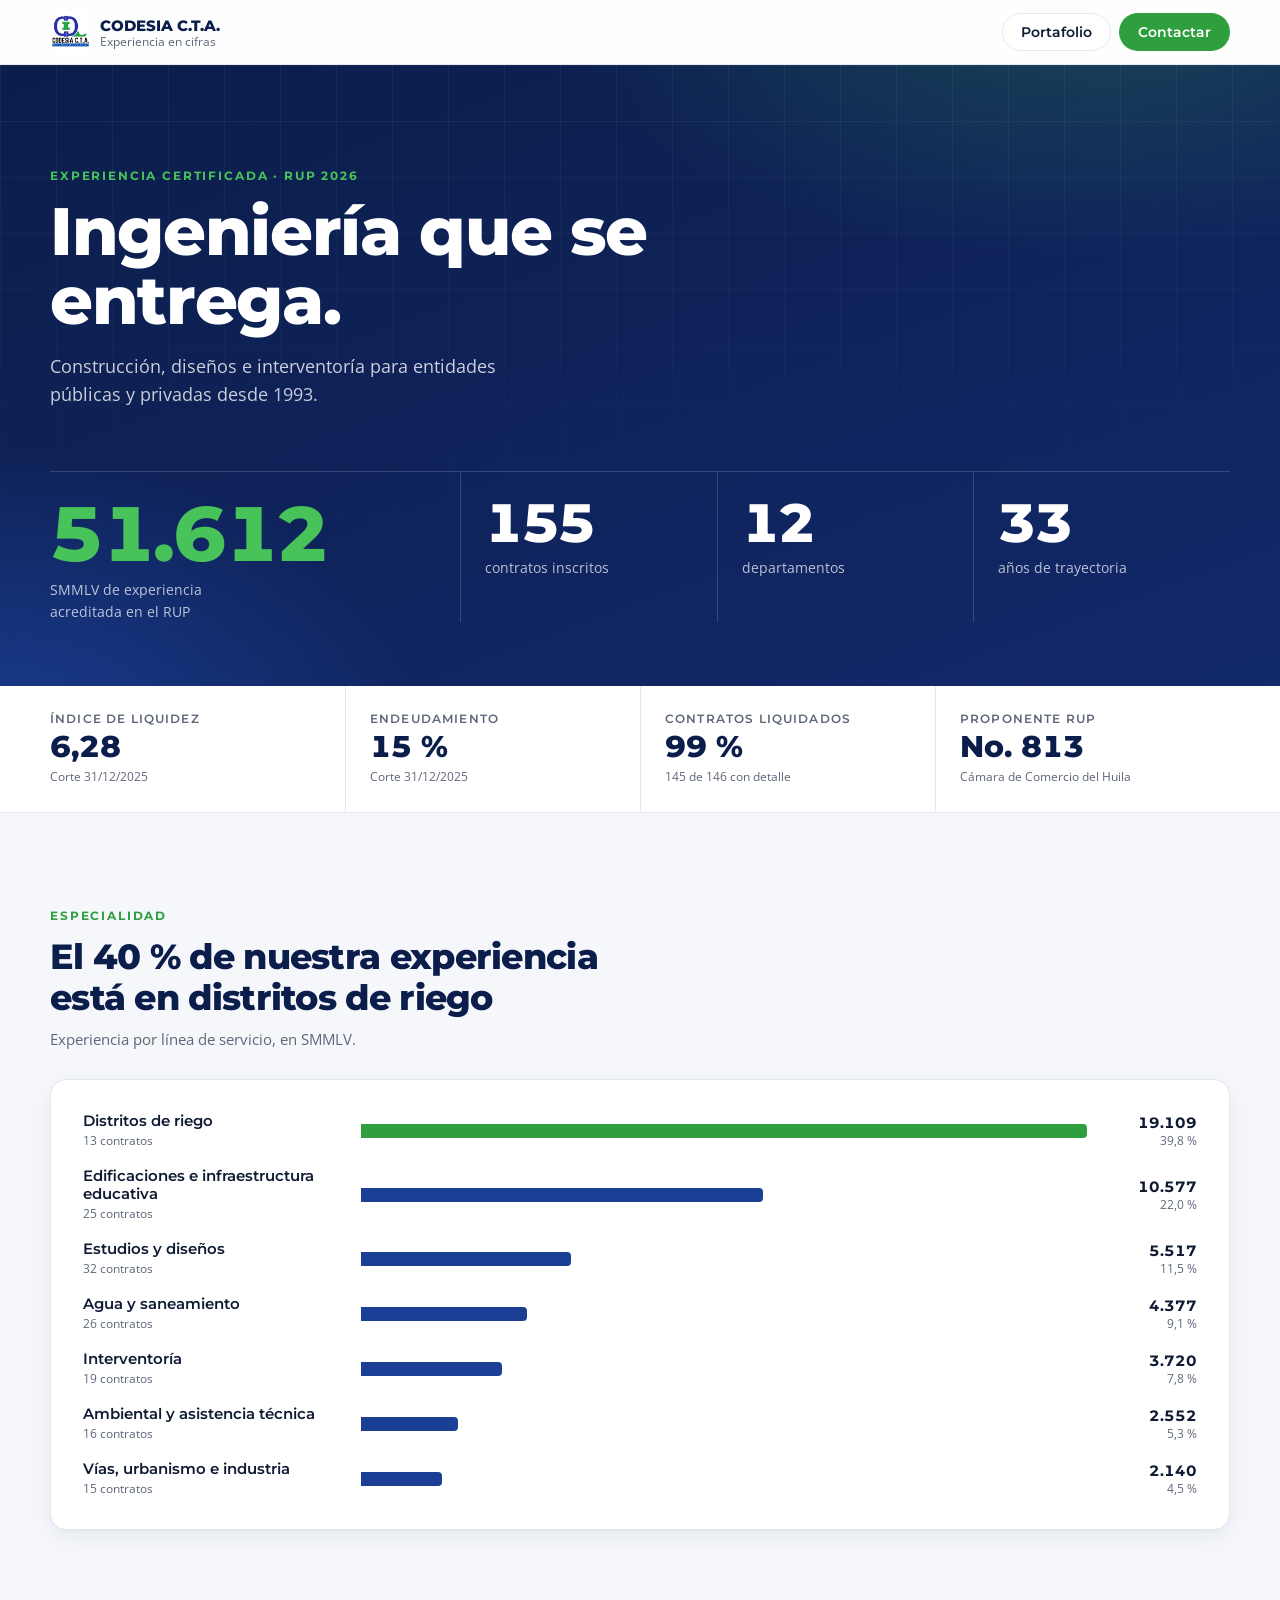
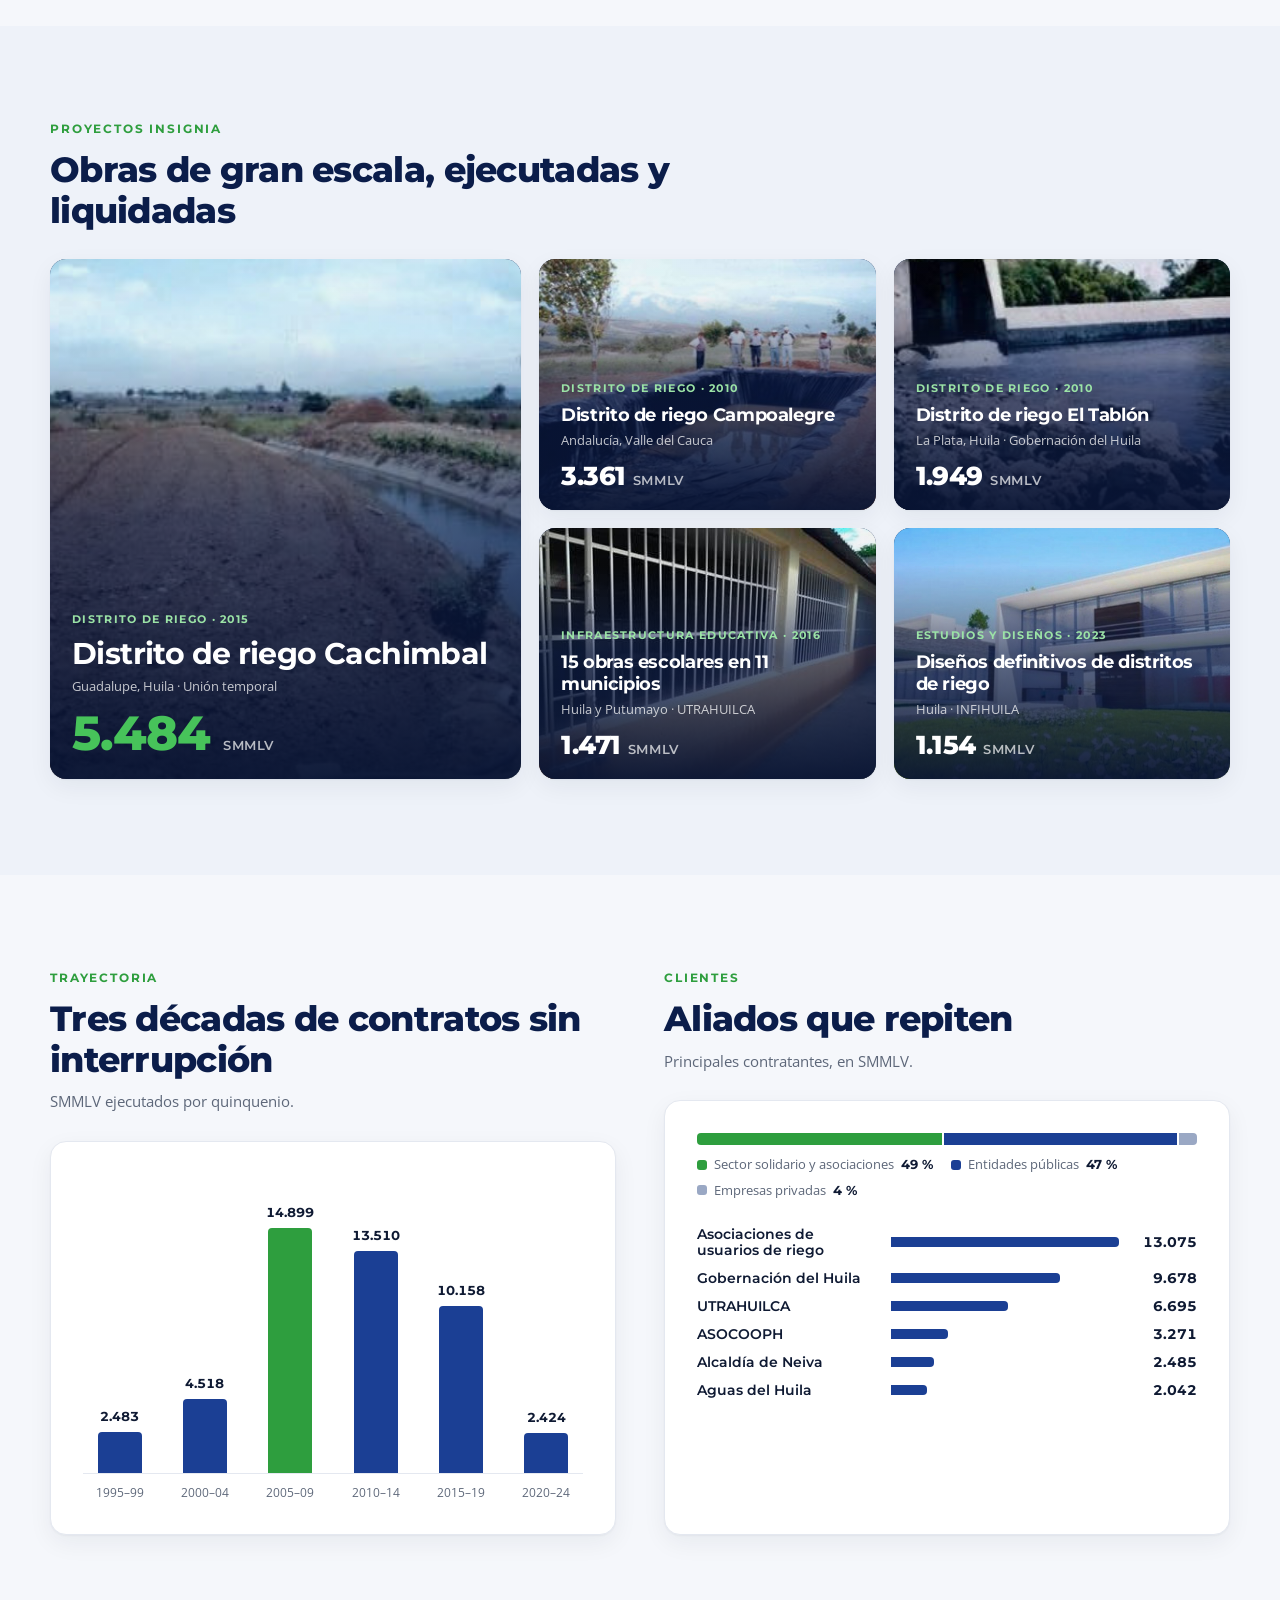
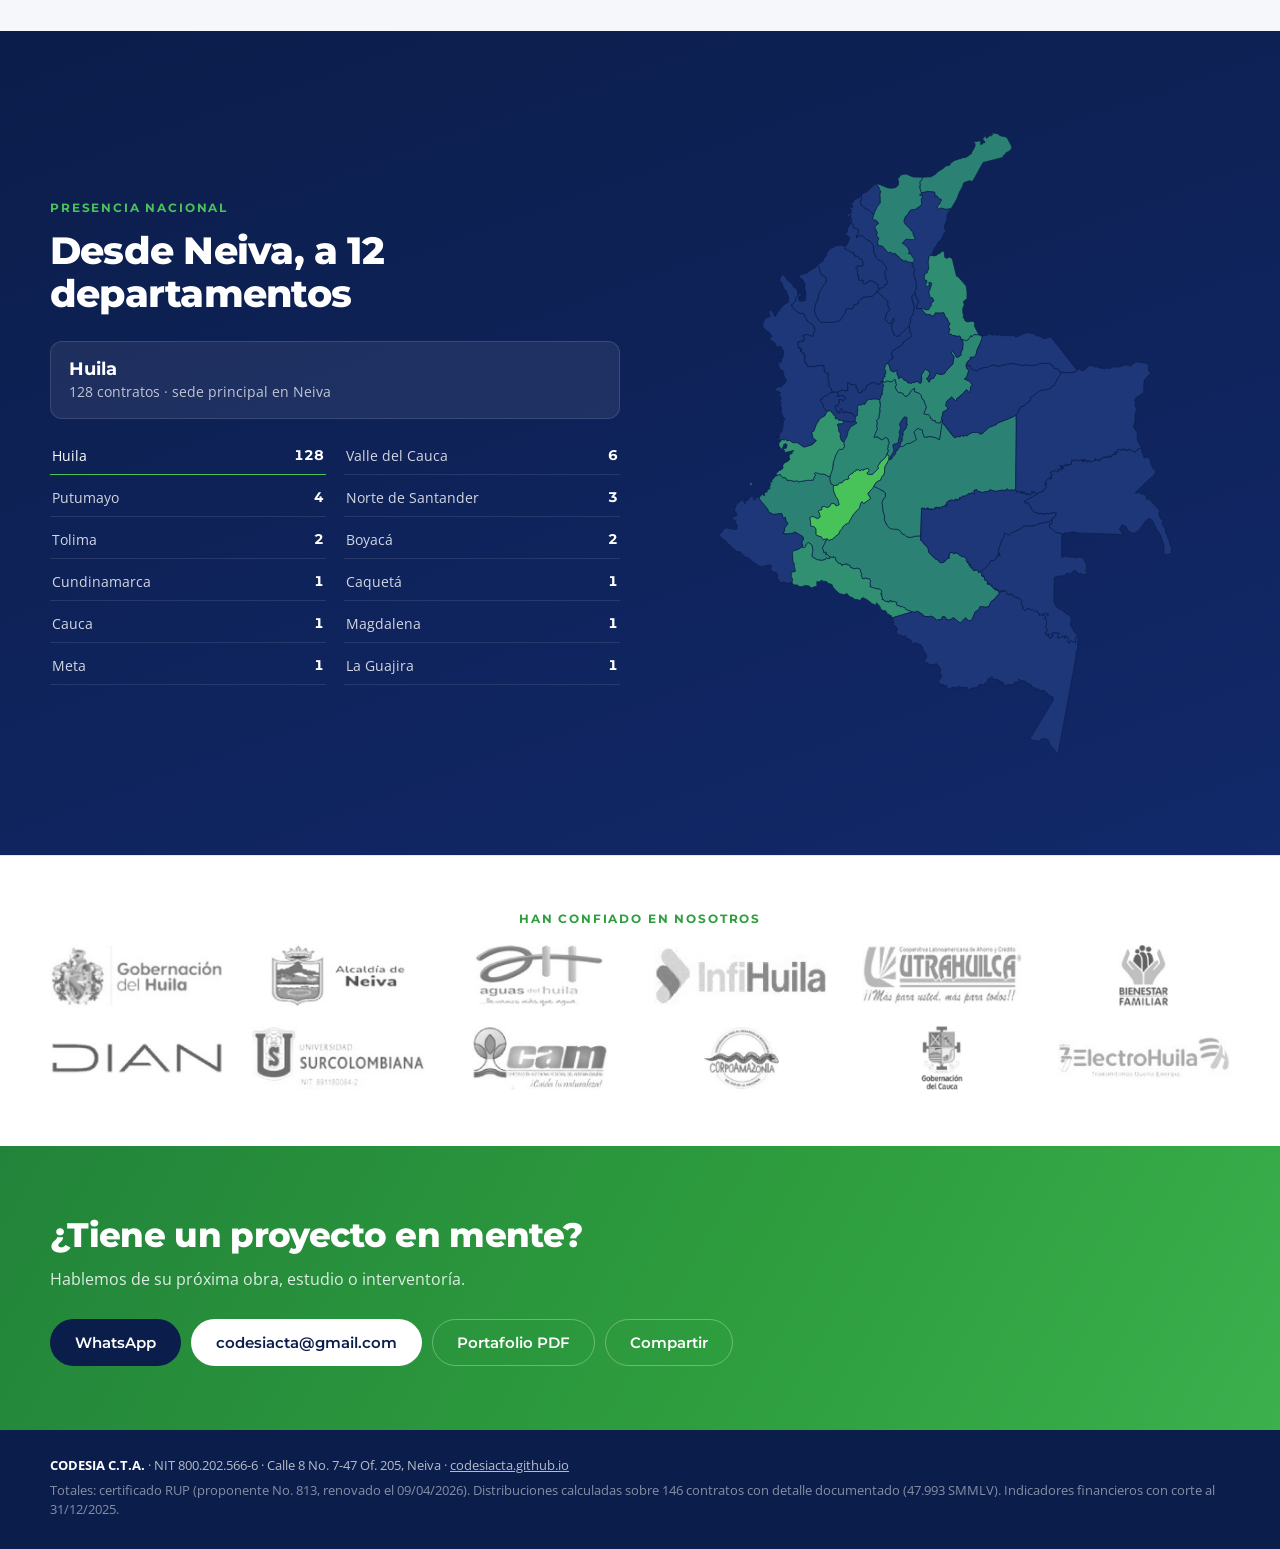
<file: dashboard/index.html>
<!DOCTYPE html>
<html lang="es">
<head>
  <meta charset="UTF-8">
  <meta name="viewport" content="width=device-width, initial-scale=1.0">
  <title>Experiencia en cifras | CODESIA C.T.A.</title>
  <meta name="description" content="CODESIA C.T.A. en cifras: 51.612 SMMLV de experiencia acreditada en el RUP, 155 contratos y obras en 12 departamentos de Colombia desde 1993.">
  <link rel="icon" href="../img/logo-codesia.png">
  <link rel="canonical" href="https://codesiacta.github.io/dashboard/">
  <meta property="og:type" content="website">
  <meta property="og:locale" content="es_CO">
  <meta property="og:site_name" content="CODESIA C.T.A.">
  <meta property="og:title" content="CODESIA C.T.A. | Experiencia en cifras">
  <meta property="og:description" content="51.612 SMMLV acreditados en el RUP · 155 contratos · 12 departamentos · desde 1993.">
  <meta property="og:url" content="https://codesiacta.github.io/dashboard/">
  <meta property="og:image" content="https://codesiacta.github.io/img/compartir.jpg">
  <meta name="twitter:card" content="summary_large_image">
  <meta name="theme-color" content="#0b1d4a">
  <link rel="preconnect" href="https://fonts.googleapis.com">
  <link rel="preconnect" href="https://fonts.gstatic.com" crossorigin>
  <link href="https://fonts.googleapis.com/css2?family=Montserrat:wght@500;600;700;800&family=Open+Sans:wght@400;600&display=swap" rel="stylesheet">
  <link rel="stylesheet" href="dashboard.css?v=1">
</head>
<body>
  <header class="top">
    <div class="wrap top__inner">
      <a class="brand" href="../">
        <img src="../img/logo-codesia.png" alt="" width="40" height="40">
        <span><strong>CODESIA C.T.A.</strong><small>Experiencia en cifras</small></span>
      </a>
      <nav class="top__actions">
        <a class="btn btn--ghost" href="../docs/portafolio-codesia-2026.pdf" target="_blank" rel="noopener">Portafolio</a>
        <a class="btn btn--accent" href="https://wa.me/573168741612?text=Hola%20CODESIA%2C%20vi%20su%20dashboard%20de%20experiencia%20y%20quisiera%20informaci%C3%B3n." target="_blank" rel="noopener">Contactar</a>
      </nav>
    </div>
  </header>

  <main>
    <!-- ===== PORTADA ===== -->
    <section class="hero">
      <div class="wrap">
        <p class="eyebrow">Experiencia certificada · RUP 2026</p>
        <h1>Ingeniería que se entrega.</h1>
        <p class="hero__lead">Construcción, diseños e interventoría para entidades públicas y privadas desde 1993.</p>
        <ul class="kpis">
          <li class="kpi kpi--lead">
            <strong data-count="rup.smmlv">51.612</strong>
            <span>SMMLV de experiencia acreditada en el RUP</span>
          </li>
          <li class="kpi"><strong data-count="rup.contratos">155</strong><span>contratos inscritos</span></li>
          <li class="kpi"><strong data-count="detalle.departamentos">12</strong><span>departamentos</span></li>
          <li class="kpi"><strong data-count="anios">33</strong><span>años de trayectoria</span></li>
        </ul>
      </div>
    </section>

    <!-- ===== CAPACIDAD ===== -->
    <section class="band">
      <div class="wrap capacidad">
        <div class="cap"><span class="cap__label">Índice de liquidez</span><strong id="capLiquidez">6,28</strong><small>Corte 31/12/2025</small></div>
        <div class="cap"><span class="cap__label">Endeudamiento</span><strong id="capEndeuda">15 %</strong><small>Corte 31/12/2025</small></div>
        <div class="cap"><span class="cap__label">Contratos liquidados</span><strong id="capLiquidados">99 %</strong><small id="capLiquidadosNota">145 de 146 con detalle</small></div>
        <div class="cap"><span class="cap__label">Proponente RUP</span><strong>No. <span id="capProponente">813</span></strong><small>Cámara de Comercio del Huila</small></div>
      </div>
    </section>

    <!-- ===== ESPECIALIDAD ===== -->
    <section class="section">
      <div class="wrap">
        <header class="section__head">
          <p class="eyebrow eyebrow--dark">Especialidad</p>
          <h2 id="tituloLineas">Nuestra mayor experiencia está en distritos de riego</h2>
          <p class="section__sub">Experiencia por línea de servicio, en SMMLV.</p>
        </header>
        <div class="card">
          <ol class="bars" id="barsLineas" aria-describedby="tituloLineas"></ol>
        </div>
      </div>
    </section>

    <!-- ===== PROYECTOS INSIGNIA ===== -->
    <section class="section section--tint">
      <div class="wrap">
        <header class="section__head">
          <p class="eyebrow eyebrow--dark">Proyectos insignia</p>
          <h2>Obras de gran escala, ejecutadas y liquidadas</h2>
        </header>
        <div class="flagships">
          <article class="flag flag--big">
            <img src="../img/proy-canal.jpg" alt="Canal del distrito de riego Cachimbal" loading="lazy">
            <div class="flag__body">
              <span class="flag__tag">Distrito de riego · 2015</span>
              <h3>Distrito de riego Cachimbal</h3>
              <p>Guadalupe, Huila · Unión temporal</p>
              <strong class="flag__value">5.484 <small>SMMLV</small></strong>
            </div>
          </article>
          <article class="flag">
            <img src="../img/proy-reservorio.jpg" alt="Obra hidráulica del distrito de riego Campoalegre" loading="lazy">
            <div class="flag__body">
              <span class="flag__tag">Distrito de riego · 2010</span>
              <h3>Distrito de riego Campoalegre</h3>
              <p>Andalucía, Valle del Cauca</p>
              <strong class="flag__value">3.361 <small>SMMLV</small></strong>
            </div>
          </article>
          <article class="flag">
            <img src="../img/proy-bocatoma.jpg" alt="Bocatoma del distrito de riego El Tablón" loading="lazy">
            <div class="flag__body">
              <span class="flag__tag">Distrito de riego · 2010</span>
              <h3>Distrito de riego El Tablón</h3>
              <p>La Plata, Huila · Gobernación del Huila</p>
              <strong class="flag__value">1.949 <small>SMMLV</small></strong>
            </div>
          </article>
          <article class="flag">
            <img src="../img/proy-educativo.jpg" alt="Restaurante escolar construido por CODESIA" loading="lazy">
            <div class="flag__body">
              <span class="flag__tag">Infraestructura educativa · 2016</span>
              <h3>15 obras escolares en 11 municipios</h3>
              <p>Huila y Putumayo · UTRAHUILCA</p>
              <strong class="flag__value">1.471 <small>SMMLV</small></strong>
            </div>
          </article>
          <article class="flag">
            <img src="../img/serv-estudios.jpg" alt="Estudios y diseños de distritos de riego" loading="lazy">
            <div class="flag__body">
              <span class="flag__tag">Estudios y diseños · 2023</span>
              <h3>Diseños definitivos de distritos de riego</h3>
              <p>Huila · INFIHUILA</p>
              <strong class="flag__value">1.154 <small>SMMLV</small></strong>
            </div>
          </article>
        </div>
      </div>
    </section>

    <!-- ===== TRAYECTORIA Y CLIENTES ===== -->
    <section class="section">
      <div class="wrap duo">
        <div>
          <header class="section__head">
            <p class="eyebrow eyebrow--dark">Trayectoria</p>
            <h2>Tres décadas de contratos sin interrupción</h2>
            <p class="section__sub">SMMLV ejecutados por quinquenio.</p>
          </header>
          <div class="card">
            <div class="cols" id="colsTrayectoria" role="img" aria-label="Experiencia en SMMLV por quinquenio"></div>
          </div>
        </div>
        <div>
          <header class="section__head">
            <p class="eyebrow eyebrow--dark">Clientes</p>
            <h2>Aliados que repiten</h2>
            <p class="section__sub">Principales contratantes, en SMMLV.</p>
          </header>
          <div class="card">
            <div class="split" id="splitTipos" aria-label="Experiencia por tipo de cliente"></div>
            <ol class="bars bars--compact" id="barsClientes"></ol>
          </div>
        </div>
      </div>
    </section>

    <!-- ===== PRESENCIA ===== -->
    <section class="section section--dark">
      <div class="wrap presence">
        <div class="presence__text">
          <p class="eyebrow">Presencia nacional</p>
          <h2>Desde Neiva, a <span id="numDptos">12</span> departamentos</h2>
          <p class="presence__panel" aria-live="polite"><strong id="dptoNombre">Huila</strong><span id="dptoInfo">128 contratos · sede principal</span></p>
          <ol class="dlist" id="listaDptos"></ol>
        </div>
        <figure class="presence__map">
          <svg viewBox="0 0 560 770" role="img" aria-labelledby="mapaTit"><title id="mapaTit">Departamentos de Colombia donde CODESIA C.T.A. ha ejecutado obras</title><path d="M130.6 180.3L134.7 182.5L135.6 189.4L133.0 191.6L126.8 202.3L125.4 209.6L122.4 215.9L121.1 223.9L123.0 229.4L126.2 235.1L128.8 237.7L143.1 237.7L151.7 236.1L158.0 227.3L159.1 222.9L160.3 221.4L163.3 220.4L165.1 221.6L167.0 221.6L168.5 218.5L168.3 217.1L174.0 214.9L174.6 212.1L176.1 211.4L177.0 209.9L177.9 209.8L179.3 207.3L191.5 206.1L197.2 200.0L210.5 212.7L210.7 217.6L211.6 220.1L213.3 222.1L209.1 226.3L207.1 234.3L211.9 239.3L213.6 238.7L217.3 232.3L218.5 236.3L215.6 239.6L215.5 246.0L218.0 251.8L218.0 253.6L220.5 254.6L223.6 254.4L236.9 241.7L237.5 249.9L239.5 254.0L237.0 256.9L234.5 257.9L229.7 261.7L228.3 264.7L226.5 266.2L216.0 272.9L214.8 274.9L216.0 279.8L217.0 281.5L214.6 282.4L210.3 287.7L209.2 287.6L207.7 290.0L206.4 294.8L208.2 296.3L207.5 298.3L208.3 299.9L206.6 300.9L207.3 304.0L205.0 305.5L204.4 309.9L202.2 309.9L200.6 313.0L199.7 313.5L196.3 312.7L195.2 311.0L188.9 312.3L188.1 313.7L184.4 314.9L184.1 318.0L182.8 318.8L182.1 320.2L179.1 321.1L178.2 322.9L176.7 323.5L174.1 323.3L172.8 317.3L171.2 316.9L171.9 314.7L170.4 313.3L169.2 313.2L166.7 314.4L164.4 313.0L164.1 312.0L161.7 311.4L161.4 317.2L161.9 321.0L157.5 321.5L156.1 320.4L154.8 320.5L151.7 321.0L149.2 322.9L143.7 322.9L142.4 322.0L141.6 321.0L141.4 318.4L138.5 314.8L138.7 310.5L137.3 307.8L137.7 301.9L138.6 300.1L134.6 299.3L133.5 298.1L132.5 293.8L132.6 290.5L131.4 290.2L117.2 291.9L112.2 291.3L111.6 288.2L110.3 287.6L110.6 286.4L109.3 286.0L108.7 284.6L109.2 283.9L108.8 282.9L109.5 282.2L108.8 281.9L109.8 281.4L108.5 279.8L109.4 279.9L109.9 279.2L108.4 278.8L109.7 277.1L108.1 275.9L107.3 276.8L107.4 275.2L106.3 275.2L105.3 273.0L104.3 273.5L103.9 272.9L104.1 271.5L105.4 271.4L105.6 270.8L103.4 270.5L104.0 268.8L103.4 268.4L102.2 269.5L102.0 267.9L100.8 268.0L102.1 266.6L100.8 265.4L101.1 263.0L100.4 262.1L102.2 262.1L103.0 260.5L103.7 261.1L104.6 260.4L106.6 261.3L107.4 260.9L106.9 260.0L108.6 259.5L108.2 255.9L107.7 255.3L107.0 255.6L106.8 253.3L112.6 252.5L119.4 255.0L120.0 251.0L121.8 247.3L120.0 242.2L118.0 240.0L112.0 236.2L108.2 227.6L105.6 226.7L104.0 227.0L100.1 225.3L94.8 220.1L92.6 216.4L94.1 215.9L97.6 212.5L98.4 208.1L101.0 205.2L99.6 195.8L100.6 196.6L100.0 198.4L101.8 200.5L100.8 201.0L101.5 202.4L100.9 203.3L101.6 203.8L103.1 202.1L105.4 201.9L103.4 203.7L105.1 203.1L105.8 203.8L104.9 204.2L105.8 205.6L104.5 205.4L105.2 206.9L103.0 206.1L101.8 206.6L102.2 211.4L104.8 212.1L107.8 211.8L109.8 211.1L110.4 209.7L110.4 200.8L108.9 195.0L109.7 193.3L109.6 191.3L106.5 185.4L102.7 183.4L101.7 184.0L101.7 182.8L104.3 179.7L113.0 177.5L115.4 174.8L122.1 171.1L123.8 169.1L123.3 168.3L124.1 168.2L126.5 170.6L128.7 178.8L130.6 180.3Z"/><path d="M195.5 101.4L193.6 106.2L191.6 105.3L188.1 101.7L182.9 99.5L182.0 98.1L177.9 95.4L177.0 90.8L178.4 85.5L178.1 82.2L186.5 77.7L189.6 74.2L196.0 69.0L199.9 73.8L200.0 76.0L201.8 77.8L200.9 82.0L201.1 92.9L198.1 96.2L195.5 101.4Z"/><path d="M233.8 353.6L233.7 360.0L232.9 361.0L233.4 361.6L234.4 361.4L233.7 364.6L228.7 371.4L229.4 373.9L227.9 377.7L228.2 381.6L226.6 383.6L224.9 389.6L220.1 395.6L220.0 397.7L216.0 402.0L215.1 404.3L212.4 405.2L211.5 404.7L217.5 394.9L217.6 391.9L216.3 387.7L217.5 385.8L220.6 385.6L222.7 384.5L224.9 374.0L224.0 372.3L226.0 366.3L224.5 361.2L226.1 360.4L226.1 358.8L230.5 352.7L233.8 353.6Z"/><path d="M182.5 98.6L182.9 99.5L188.1 101.7L191.6 105.3L193.6 106.2L192.0 112.4L195.9 113.3L198.9 116.7L198.9 117.9L196.2 119.7L194.6 122.0L197.7 128.6L196.6 131.8L199.7 135.9L198.2 138.5L198.3 143.7L204.1 145.1L210.7 153.0L214.0 152.1L215.6 154.4L218.4 153.6L220.3 154.6L220.9 155.2L220.3 156.4L222.9 156.8L226.0 160.4L228.2 161.6L228.0 162.7L230.5 163.0L232.4 162.2L233.9 164.0L240.4 165.0L240.0 167.4L240.7 169.6L243.1 173.1L241.9 180.4L243.3 182.7L243.8 186.2L245.0 188.4L245.3 195.7L245.1 197.9L243.5 200.4L243.8 202.5L240.1 205.5L239.7 207.1L239.8 209.5L242.8 219.2L241.9 225.7L239.6 230.7L237.8 232.4L238.1 236.4L236.9 241.7L223.6 254.4L220.5 254.6L218.0 253.6L218.0 251.8L215.5 246.0L215.6 239.6L218.5 236.3L217.3 232.3L213.6 238.7L211.9 239.3L207.1 234.3L209.1 226.3L213.3 222.1L211.6 220.1L210.7 217.6L210.5 212.7L197.1 199.6L199.2 198.7L199.4 197.5L201.7 195.9L204.3 195.7L206.4 194.1L206.8 191.6L208.3 192.0L209.6 189.5L209.2 186.4L207.9 184.5L206.6 176.6L206.7 175.6L207.9 175.0L208.9 173.5L208.1 170.3L203.4 163.7L198.7 161.8L196.7 159.8L193.4 153.5L192.8 144.5L189.6 139.8L187.7 138.3L184.2 137.1L180.8 133.3L179.4 132.8L174.8 132.4L173.2 133.0L173.0 135.0L172.2 134.5L172.2 131.9L174.3 128.2L174.4 124.4L169.9 122.9L168.0 123.3L168.1 118.0L165.9 115.9L166.8 112.5L165.9 112.5L164.7 113.9L163.0 113.4L162.7 112.4L163.9 112.7L164.4 111.3L166.3 110.8L165.0 109.0L165.7 107.2L158.0 112.2L161.0 108.9L162.4 104.7L163.7 105.9L165.1 105.6L166.0 104.5L165.7 101.4L164.8 99.9L163.9 99.8L166.4 96.2L167.0 98.7L167.8 98.0L166.1 92.4L168.6 91.3L168.6 90.0L171.3 87.6L176.4 85.2L177.5 82.3L178.1 82.2L178.4 85.5L177.0 90.8L177.7 95.1L182.5 98.6Z"/><path data-name="Boyacá" d="M315.5 252.4L316.8 253.0L320.3 252.7L323.6 254.5L325.7 254.6L325.0 258.3L319.4 270.3L317.7 277.5L314.7 280.3L310.8 280.2L310.9 283.0L308.3 284.6L306.1 287.9L305.6 291.3L307.0 294.7L308.9 296.5L306.7 303.9L303.7 306.7L310.0 309.7L313.7 314.4L311.4 316.0L310.4 322.9L309.2 323.2L306.2 319.7L300.9 325.6L298.4 327.1L297.7 328.9L295.0 329.9L293.1 333.6L288.0 328.8L281.3 334.8L281.9 336.1L280.6 339.1L283.0 341.5L283.2 343.3L280.5 345.5L277.9 346.5L276.8 351.7L275.5 354.3L276.5 357.2L275.5 357.3L274.2 360.2L271.3 360.5L268.4 359.4L268.1 357.5L264.9 357.4L264.0 355.4L261.8 354.3L261.9 352.5L260.8 350.8L259.8 350.1L255.3 350.1L254.4 349.4L254.2 348.4L256.6 343.3L257.0 340.1L254.8 335.2L254.5 332.9L253.1 332.1L251.0 328.7L251.3 327.0L248.7 324.3L242.7 322.2L243.1 318.0L238.7 321.1L236.0 325.9L232.4 328.3L230.1 326.8L228.6 324.2L223.8 323.4L221.7 321.7L219.2 316.6L221.1 313.9L220.2 312.8L220.4 311.3L218.8 307.1L216.1 309.6L213.7 310.5L210.3 309.3L206.3 310.9L204.4 309.9L205.0 305.5L207.3 304.0L206.6 300.9L208.3 299.9L207.5 298.3L208.2 296.3L206.6 295.4L206.4 294.0L207.7 290.0L209.7 287.4L212.0 290.3L213.9 296.4L217.3 298.0L219.0 297.6L220.3 296.4L221.6 296.7L221.7 301.6L223.0 302.6L223.5 306.4L225.7 304.4L229.5 306.2L230.0 308.1L233.0 308.5L234.6 311.4L238.7 311.6L239.0 312.3L240.2 311.2L242.9 311.0L245.4 309.8L247.7 310.2L249.5 312.3L250.2 312.0L251.2 310.6L251.8 306.2L251.2 303.7L251.5 301.4L255.9 294.7L256.8 294.9L260.1 296.9L261.8 300.4L259.6 304.6L258.2 306.1L257.5 306.0L260.6 310.7L262.5 307.0L266.3 305.7L269.3 300.0L276.0 301.2L279.4 300.1L280.9 297.5L289.5 288.5L291.0 279.8L287.8 275.8L287.5 274.3L288.9 273.3L291.3 275.3L294.2 280.3L296.1 280.0L299.5 277.7L299.4 274.0L301.3 271.3L301.5 269.9L301.9 263.6L301.2 258.5L306.0 260.1L308.4 258.8L311.0 254.2L312.1 254.0L312.2 255.3L313.0 255.2L315.5 252.4Z"><title>Boyacá</title></path><path d="M203.5 310.2L204.3 309.9L204.2 312.8L205.5 314.0L203.9 319.1L204.5 320.1L203.6 322.5L204.0 325.1L203.2 325.0L203.4 326.3L202.5 326.8L201.1 331.3L200.3 331.9L194.6 331.1L186.8 332.0L184.9 333.4L182.4 337.7L180.3 337.3L178.2 338.5L175.0 338.5L173.4 340.5L174.1 344.6L173.2 347.5L173.7 351.0L171.0 353.1L166.2 348.3L160.8 347.6L159.0 346.1L158.2 347.8L155.9 347.2L154.3 342.8L152.1 344.7L151.7 346.4L153.0 348.0L148.7 347.9L149.0 346.8L148.1 346.3L146.6 342.8L146.6 339.2L148.2 338.6L148.9 339.4L149.7 339.2L151.3 335.4L150.5 331.9L153.4 331.8L156.5 332.9L159.0 329.5L157.4 329.3L156.5 327.0L153.1 327.1L149.3 328.3L149.7 322.4L151.7 321.0L154.8 320.5L156.1 320.4L157.5 321.5L161.9 321.0L161.4 311.4L164.1 312.0L164.4 313.0L166.7 314.4L169.7 313.2L171.8 314.4L171.2 316.9L172.8 317.3L174.5 323.6L176.7 323.5L178.2 322.9L179.1 321.1L182.1 320.2L182.8 318.8L184.1 318.0L184.4 314.9L188.1 313.7L188.9 312.3L195.2 311.0L196.3 312.7L199.7 313.5L200.6 313.0L202.2 309.9L203.5 310.2Z"/><path data-name="Caquetá" d="M203.6 457.6L204.9 468.9L206.3 472.5L206.3 478.5L208.4 483.3L212.8 488.6L222.4 489.9L224.7 490.9L228.5 495.7L230.6 496.2L232.7 498.2L235.5 499.4L239.5 499.5L244.3 498.0L250.2 497.8L250.5 503.3L252.1 503.9L254.9 508.3L255.4 508.1L259.4 512.9L260.3 518.0L268.7 526.1L270.4 526.3L273.2 529.7L275.6 530.6L279.2 529.5L279.4 528.2L280.8 528.1L282.4 525.6L284.9 525.1L284.6 524.2L285.3 524.2L285.2 523.5L284.0 522.1L285.7 521.6L284.6 520.0L285.6 519.6L285.3 518.8L287.0 518.7L287.1 518.0L289.4 518.3L290.6 519.7L291.6 519.3L291.8 518.1L294.6 519.1L294.9 518.4L297.5 521.2L301.2 523.1L303.3 522.9L306.3 526.8L306.0 527.8L307.2 529.3L306.8 530.5L308.8 529.9L309.5 534.0L309.9 532.4L311.4 532.7L310.7 535.7L312.5 537.2L312.8 536.2L314.1 537.4L314.4 540.2L315.6 539.4L317.2 539.8L316.9 538.9L317.8 539.4L318.9 538.9L319.6 540.5L321.3 541.4L320.8 542.4L323.3 541.8L324.5 542.3L324.6 543.5L325.3 543.6L324.4 545.1L325.1 546.8L327.0 547.6L326.4 546.3L327.0 546.0L328.3 549.0L327.6 550.2L328.5 550.8L328.3 551.6L331.1 552.5L332.4 554.0L331.5 554.3L331.5 556.5L333.4 556.5L333.0 555.5L334.8 555.8L334.0 556.8L335.6 557.5L336.0 558.9L337.7 557.7L337.2 559.6L339.7 562.5L341.9 561.9L340.9 563.7L344.1 562.6L343.1 564.3L345.6 564.4L345.2 566.4L347.0 566.0L348.5 564.1L348.3 565.7L342.7 571.4L342.0 573.1L335.9 578.0L333.6 583.3L330.1 584.7L323.0 583.7L322.0 584.8L321.7 587.1L316.5 590.7L313.9 597.6L312.1 600.4L310.0 601.2L308.6 601.0L307.1 600.1L305.1 597.4L298.9 603.9L296.1 602.4L290.3 597.3L286.3 599.9L282.2 600.1L280.1 596.4L277.3 595.9L275.8 598.0L275.8 599.9L272.6 599.6L269.9 600.6L266.1 596.7L262.6 595.5L261.0 596.0L255.7 595.9L254.2 594.9L253.1 595.5L253.4 594.3L252.1 593.5L251.6 592.1L249.3 592.4L249.4 590.9L248.2 590.9L246.1 589.4L243.4 590.8L241.5 590.8L232.3 587.3L231.1 585.1L229.7 585.0L228.1 583.7L225.2 584.2L224.4 582.5L223.7 582.4L223.5 583.1L220.6 581.8L221.4 578.9L217.0 577.5L214.6 578.3L213.9 577.7L214.6 576.8L213.1 576.2L212.0 578.4L211.0 578.6L210.1 576.9L209.6 578.1L205.8 576.8L205.0 575.0L203.2 575.5L204.0 573.5L202.3 570.2L203.5 569.5L201.6 568.7L201.9 567.6L202.8 567.5L202.9 564.8L200.8 562.7L195.6 562.0L188.4 559.4L189.5 557.5L188.7 556.1L188.7 554.0L189.6 553.2L188.0 550.1L184.0 549.8L183.7 548.7L182.0 549.9L179.2 549.7L179.2 548.4L177.7 546.4L178.9 544.2L176.9 541.6L177.2 539.6L176.6 538.5L173.6 537.1L169.8 537.8L165.1 536.3L164.2 533.7L160.9 533.0L160.7 531.9L155.4 532.8L154.9 533.8L154.0 533.8L153.4 531.8L152.2 531.1L150.2 531.4L147.0 527.0L146.0 526.6L147.4 525.7L147.3 525.1L144.3 523.0L144.3 524.2L140.5 523.8L139.5 523.5L136.7 520.3L134.8 521.0L135.2 517.5L132.3 518.2L132.0 515.5L130.4 512.6L136.2 501.8L137.4 501.6L138.5 503.1L143.5 501.6L146.3 498.4L150.5 495.6L152.4 491.2L154.5 489.1L155.5 486.8L159.0 483.7L163.2 481.7L163.9 479.4L168.5 471.5L176.0 463.4L177.0 458.8L178.8 455.9L180.9 458.4L189.0 452.7L188.8 450.7L186.0 446.5L191.7 439.9L192.7 437.8L193.3 437.4L198.1 439.5L207.3 444.9L207.5 449.9L204.4 454.1L203.6 457.6Z"><title>Caquetá</title></path><path data-name="Cauca" d="M44.6 436.0L43.0 436.9L42.1 434.7L43.8 432.8L45.7 432.4L44.6 436.0ZM126.8 422.1L132.8 422.5L137.1 425.0L140.1 425.4L140.4 432.2L141.9 434.9L144.3 436.3L144.1 440.8L145.0 444.5L147.1 449.9L149.5 453.1L151.4 459.5L149.4 461.1L147.7 461.4L146.8 460.8L146.4 459.3L142.7 458.2L141.1 458.9L140.2 461.2L138.3 462.8L136.1 463.2L133.2 462.1L130.5 462.3L129.9 466.1L126.4 466.8L125.6 467.7L126.5 469.6L127.3 469.8L127.1 471.3L128.1 473.2L127.6 475.3L124.8 476.9L119.2 474.2L116.5 474.8L115.7 475.6L116.9 486.3L119.8 486.3L121.7 487.5L123.0 489.4L123.1 496.0L123.8 497.1L129.4 498.9L131.6 502.2L135.8 501.2L136.7 501.6L134.1 504.9L133.8 506.7L130.4 512.6L132.0 515.5L132.3 518.2L135.2 517.5L134.8 521.0L136.7 520.3L139.8 523.4L140.3 524.6L139.0 525.0L138.9 525.7L135.7 524.8L134.4 525.8L134.4 526.6L129.8 527.6L124.7 526.9L118.3 523.4L118.0 520.1L119.1 514.8L118.4 510.1L117.0 508.1L114.0 506.1L111.3 507.6L110.5 510.3L109.2 512.0L105.6 511.8L106.9 510.1L106.6 508.2L105.4 506.2L107.5 502.0L107.6 500.3L106.7 498.5L97.2 493.0L96.0 493.8L96.4 494.3L88.0 495.6L82.9 494.5L84.7 491.5L84.6 488.3L88.5 483.1L88.5 482.0L86.4 479.8L85.6 475.3L84.8 475.3L83.9 476.3L82.9 476.1L81.3 470.6L70.9 471.7L65.5 468.7L64.6 467.8L64.4 465.6L55.6 455.3L53.0 450.3L54.3 450.8L55.0 450.4L54.6 449.4L55.2 448.1L56.0 449.5L56.7 446.3L60.1 449.2L60.4 445.1L64.2 443.7L62.0 443.3L67.6 439.4L65.4 439.4L67.0 437.1L67.3 435.1L68.2 434.5L66.4 434.0L65.3 435.2L67.1 431.6L67.8 432.7L69.8 431.7L68.4 431.1L73.8 424.9L75.5 424.7L76.0 423.7L79.5 423.0L82.5 427.0L85.6 426.8L86.1 427.9L87.9 429.0L87.9 430.6L90.4 430.0L96.8 431.4L99.6 430.5L101.5 432.0L114.3 429.8L115.5 430.5L117.3 429.7L119.4 430.2L119.5 428.4L120.4 428.2L120.8 426.0L122.3 424.1L121.6 423.7L121.9 422.8L121.0 421.6L122.4 420.6L123.7 420.6L126.8 422.1Z"><title>Cauca</title></path><path d="M267.3 79.0L268.3 82.6L267.6 84.8L269.7 83.7L270.7 84.1L272.5 87.1L273.0 87.6L273.9 87.1L276.3 89.0L274.5 90.9L273.6 93.8L270.4 96.7L270.2 97.5L271.6 98.5L271.8 100.5L275.7 98.5L280.8 100.1L287.5 99.1L282.6 106.4L282.2 108.9L282.8 111.7L279.5 120.3L279.2 123.8L280.6 125.4L281.6 125.5L281.4 126.4L278.8 129.0L277.4 133.1L274.2 138.6L272.2 139.5L269.8 143.2L270.0 144.3L267.2 147.1L263.7 155.6L263.0 156.7L260.7 157.4L259.6 164.7L260.3 172.8L258.5 175.9L258.7 177.2L255.6 178.9L255.1 179.9L255.1 185.6L256.1 186.0L256.4 187.1L257.9 187.0L257.7 189.5L256.4 191.6L258.3 194.5L260.7 192.9L260.4 189.1L263.3 189.6L263.7 191.6L261.7 198.3L260.8 199.4L260.5 202.8L261.7 203.9L261.2 204.5L261.4 206.8L265.2 208.4L266.3 211.3L265.7 212.9L263.1 214.0L263.4 217.7L261.1 220.3L260.4 222.2L257.1 222.7L252.8 221.1L250.7 221.6L244.8 221.0L245.7 218.8L245.5 217.1L248.2 212.3L245.7 210.0L245.9 208.5L243.8 205.2L244.4 203.1L243.5 202.7L243.5 200.4L245.1 197.9L245.1 189.2L243.3 182.7L241.9 180.4L243.1 173.1L241.3 171.1L240.0 167.4L240.5 164.8L242.6 161.3L240.0 158.1L239.0 154.9L235.5 154.3L236.4 151.4L234.9 147.5L231.0 143.5L227.8 141.5L232.4 136.7L243.4 136.7L242.8 133.6L240.8 129.9L241.0 128.0L238.2 125.8L236.7 123.0L233.8 120.9L231.0 117.5L229.8 114.8L232.0 108.6L232.8 108.6L237.8 101.5L239.0 100.6L243.2 100.4L245.4 99.1L246.3 99.3L246.8 97.7L248.7 97.4L250.3 95.0L251.7 94.5L250.9 88.1L252.8 83.9L251.7 83.2L249.1 83.4L248.9 82.5L253.4 79.6L257.3 78.6L267.3 79.0Z"/><path d="M152.7 143.9L157.9 144.9L158.7 146.7L158.0 148.2L158.9 148.1L160.1 149.7L161.5 149.4L166.2 152.8L168.6 152.2L168.4 155.1L170.5 155.6L170.5 157.2L173.6 157.2L174.6 157.8L175.9 160.5L178.5 160.7L180.0 164.4L180.2 169.2L174.9 169.4L173.0 170.5L171.6 170.5L171.4 171.1L174.2 174.3L173.1 175.7L175.5 186.4L180.2 186.4L180.8 187.2L179.9 189.8L182.6 191.1L187.4 187.9L187.7 186.8L194.2 188.2L195.3 190.2L198.4 191.8L198.7 195.2L199.9 197.1L199.2 198.7L197.1 199.6L193.7 204.4L191.5 206.1L179.3 207.3L177.9 209.8L177.0 209.9L176.1 211.4L174.6 212.1L174.0 214.9L168.3 217.1L168.5 218.5L167.0 221.6L165.1 221.6L163.3 220.4L160.3 221.4L159.1 222.9L158.0 227.3L151.7 236.1L143.1 237.7L129.1 237.8L126.2 235.1L123.0 229.4L121.1 224.4L121.3 222.3L122.4 215.9L125.4 209.6L126.8 202.3L129.0 197.8L133.0 191.6L135.6 189.4L135.7 188.5L134.7 182.5L128.7 178.8L126.5 170.6L124.1 168.2L127.1 166.9L128.1 165.3L131.6 163.2L132.9 159.7L135.5 157.0L136.0 153.1L138.6 150.8L139.4 148.6L145.3 145.9L146.8 144.5L152.7 143.9Z"/><path data-name="Cundinamarca" d="M220.0 310.4L220.2 312.8L221.1 313.9L219.2 316.6L221.7 321.7L223.8 323.4L228.6 324.2L230.1 326.8L232.4 328.3L236.0 325.9L238.7 321.1L243.1 318.0L242.7 322.2L248.7 324.3L251.3 327.0L251.0 328.7L253.1 332.1L254.5 332.9L254.8 335.2L257.0 340.1L256.6 343.3L254.2 348.4L254.6 349.6L259.8 350.1L260.8 350.8L261.9 352.5L261.8 354.3L264.0 355.4L264.9 357.4L268.1 357.5L268.2 359.1L269.4 359.9L271.6 360.5L274.2 360.2L276.1 357.1L276.9 358.5L273.4 380.9L268.6 378.3L261.2 376.7L259.5 377.6L255.1 377.6L254.1 376.7L253.9 374.6L252.5 372.5L252.7 369.4L249.8 368.1L249.1 368.4L247.3 366.7L244.0 369.3L242.3 372.3L243.4 373.6L244.3 378.3L245.4 379.9L245.0 381.1L238.0 385.0L233.1 385.6L229.7 388.6L224.9 389.6L226.6 383.6L228.2 381.6L227.9 377.7L229.4 373.9L228.7 371.4L232.3 367.2L234.4 361.4L233.4 361.6L232.9 361.0L233.7 360.0L233.8 353.6L230.5 352.7L226.1 358.8L226.1 360.4L224.5 361.2L226.0 366.3L224.0 372.3L224.9 374.0L222.7 384.5L220.6 385.6L217.5 385.8L216.3 387.7L217.6 391.9L217.5 394.9L211.5 404.7L211.2 402.6L211.8 400.4L209.4 398.5L211.0 393.9L209.9 391.2L210.7 389.9L210.3 388.4L212.1 384.7L210.3 379.4L207.3 378.1L204.1 380.6L202.3 380.7L201.0 379.4L198.4 378.5L197.6 377.0L193.8 378.2L193.3 377.1L197.6 367.3L196.7 364.3L197.5 360.3L196.4 357.2L199.5 354.8L199.5 350.3L200.3 350.1L200.6 347.7L199.7 346.6L201.4 345.8L200.3 344.4L201.3 337.5L200.3 331.9L201.1 331.3L202.5 326.8L203.4 326.3L203.2 325.0L204.0 325.1L203.6 322.5L204.5 320.1L203.9 319.1L205.5 314.0L204.2 312.8L204.3 309.9L206.3 310.9L210.3 309.3L213.7 310.5L216.1 309.6L218.8 307.1L220.0 310.4Z"><title>Cundinamarca</title></path><path d="M98.4 196.1L99.3 196.0L100.5 200.3L101.0 205.2L98.4 208.1L97.6 212.5L94.1 215.9L92.6 216.4L94.8 220.1L100.1 225.3L104.0 227.0L105.6 226.7L108.2 227.6L112.0 236.2L118.0 240.0L120.0 242.2L121.8 247.3L120.0 251.0L119.4 255.0L112.6 252.5L106.8 253.3L107.0 255.6L107.7 255.3L108.2 255.9L108.6 259.5L106.9 260.0L107.4 260.9L106.6 261.3L104.6 260.4L103.7 261.1L103.0 260.5L102.2 262.1L100.4 262.1L101.1 263.0L100.8 265.4L102.1 266.6L100.9 268.3L102.0 267.9L102.6 269.6L103.4 268.4L104.0 268.8L103.4 270.5L105.6 270.8L105.4 271.4L104.1 271.5L103.9 272.9L104.3 273.5L105.3 273.0L106.3 275.2L107.4 275.2L107.3 276.8L108.1 275.9L109.7 277.1L108.4 278.8L109.9 279.2L109.4 279.9L108.5 279.8L109.8 281.4L108.8 281.9L109.5 282.2L108.8 282.9L109.2 283.9L108.7 284.6L109.3 286.0L110.6 286.4L110.3 287.6L111.6 288.2L112.2 291.3L117.2 291.9L131.4 290.2L132.6 290.5L132.5 293.8L133.5 298.1L134.6 299.3L138.6 300.1L137.7 301.9L137.3 307.8L138.7 310.5L138.5 314.8L141.4 318.4L141.6 321.0L143.7 322.9L139.3 324.2L137.1 326.4L132.0 328.5L130.3 331.2L128.5 331.7L128.3 333.7L131.4 337.7L133.2 343.1L136.9 346.2L133.6 351.8L129.0 354.1L126.0 357.5L123.5 361.9L120.5 370.3L117.8 371.0L119.4 378.6L123.5 382.2L116.1 387.8L113.3 387.9L111.6 389.2L108.7 389.9L100.1 384.4L94.8 384.4L90.2 381.3L88.6 382.2L87.4 382.1L86.1 378.7L84.5 381.4L82.6 380.6L78.0 380.7L74.2 382.7L74.8 380.2L77.3 379.6L73.9 379.4L75.1 375.8L74.9 378.2L78.9 378.4L77.6 377.1L78.1 376.4L79.3 376.3L78.0 375.3L78.3 374.1L81.7 370.4L81.5 367.3L83.2 365.8L82.7 365.0L82.9 358.7L83.2 359.3L84.0 359.1L82.9 357.2L82.9 354.6L84.7 356.6L85.3 356.2L82.9 352.6L81.9 352.3L82.0 349.1L80.9 348.3L80.5 346.5L81.0 343.2L79.7 337.4L80.5 336.7L80.2 335.4L81.0 334.5L79.4 335.5L79.0 334.3L79.5 330.3L80.8 331.2L80.1 328.9L79.2 328.6L78.7 325.7L79.9 323.4L78.1 323.3L77.8 321.3L74.9 321.7L73.4 321.0L74.7 316.9L76.4 316.9L78.6 315.8L81.0 316.3L82.8 313.7L85.8 311.4L86.9 308.3L84.0 303.7L83.6 299.9L82.2 296.2L81.1 295.8L81.4 297.1L81.0 296.9L78.8 293.7L76.8 288.8L77.3 285.4L79.5 287.0L80.8 285.6L81.3 282.0L80.4 281.4L82.8 280.7L83.0 276.3L83.9 274.9L83.7 273.1L80.8 269.0L80.7 267.5L77.8 267.1L76.4 267.9L76.4 269.4L75.4 269.5L73.4 263.3L68.4 259.5L67.4 260.3L66.8 259.3L67.4 256.6L68.7 255.8L69.1 254.6L66.1 250.1L63.6 248.8L59.8 245.4L57.9 242.1L59.1 237.5L61.3 233.0L67.5 230.6L65.9 226.5L65.6 224.9L66.2 223.5L67.8 223.3L69.6 224.3L72.8 230.3L73.7 230.4L75.7 226.3L82.5 217.5L89.7 212.9L89.1 211.8L89.9 208.5L86.9 199.7L83.4 196.4L81.7 190.2L78.3 186.2L82.0 178.9L86.6 183.8L88.1 186.7L92.9 189.8L95.8 195.2L98.4 196.1Z"/><path data-name="Huila" d="M206.1 422.5L202.8 426.4L201.9 429.7L196.6 432.3L191.7 439.9L186.2 445.9L186.1 446.9L189.1 451.5L189.0 452.7L180.9 458.4L178.8 455.9L177.0 458.8L176.0 463.4L168.5 471.5L163.9 479.4L163.2 481.7L159.0 483.7L155.5 486.8L154.5 489.1L152.4 491.2L150.5 495.6L146.3 498.4L143.5 501.6L138.5 503.1L137.6 501.8L135.8 501.2L131.6 502.2L129.4 498.9L123.8 497.1L123.1 496.0L123.0 489.4L121.7 487.5L119.8 486.3L116.9 486.3L115.7 475.6L116.5 474.8L119.2 474.2L124.8 476.9L127.6 475.3L128.1 473.2L127.1 471.3L127.3 469.8L126.5 469.6L125.6 467.7L126.4 466.8L129.9 466.1L130.5 462.3L133.2 462.1L136.1 463.2L138.3 462.8L140.2 461.2L141.1 458.9L142.7 458.2L146.4 459.3L146.8 460.8L147.7 461.4L151.3 459.8L149.5 453.1L147.1 449.9L145.0 444.5L144.1 440.8L144.3 436.3L149.1 436.0L151.7 432.9L154.2 433.4L155.5 431.5L158.7 429.3L162.4 428.6L163.0 428.0L162.3 426.4L162.6 424.7L165.5 422.3L168.0 421.3L168.8 419.9L171.1 418.8L171.8 417.4L174.4 417.1L176.6 418.8L178.0 417.0L179.0 417.0L180.0 418.3L180.9 417.0L186.2 415.4L187.8 418.4L185.0 421.2L185.2 422.1L188.3 423.1L191.7 422.8L199.0 415.7L198.1 413.4L198.4 412.0L200.4 410.2L200.7 408.3L207.6 402.3L209.0 398.3L212.0 401.2L211.2 402.6L211.7 403.6L211.3 406.0L207.0 413.3L206.1 422.5Z"><title>Huila</title></path><path data-name="La Guajira" d="M342.3 8.0L344.7 8.6L346.9 10.6L354.1 12.1L355.7 13.3L360.6 22.6L361.3 25.5L360.9 26.7L357.4 29.9L354.5 31.1L352.9 33.5L350.6 35.1L350.4 35.7L351.8 35.4L351.4 36.7L326.3 43.2L313.7 66.0L309.3 65.5L305.2 67.1L304.7 66.8L302.5 68.5L301.1 72.9L297.4 79.3L294.5 87.3L287.5 99.1L280.8 100.1L275.7 98.5L271.8 100.5L271.6 98.5L270.2 97.5L270.4 96.7L273.6 93.8L274.5 90.9L276.3 89.0L273.9 87.1L273.0 87.6L272.5 87.1L270.7 84.1L269.7 83.7L267.6 84.8L268.3 82.6L267.3 79.0L258.9 78.3L251.1 80.3L249.4 75.3L249.7 70.5L249.2 68.6L249.3 66.7L251.9 64.2L252.3 61.2L263.4 60.7L269.4 56.8L270.3 55.2L277.8 50.4L281.1 47.4L284.8 46.9L286.3 45.9L286.7 44.4L291.0 41.0L298.5 38.5L300.0 38.7L301.3 37.3L304.5 37.4L309.3 34.7L310.4 33.2L312.3 32.7L312.4 30.7L314.5 27.8L316.7 23.1L316.5 20.1L314.9 18.1L324.0 16.7L323.0 19.0L323.4 21.2L325.4 20.9L326.7 19.3L328.8 19.0L327.1 15.9L326.1 15.1L324.8 15.4L328.4 11.9L330.1 10.9L330.4 13.9L332.9 12.2L334.4 9.9L335.7 11.4L336.2 10.1L338.0 9.5L338.5 8.8L337.1 9.0L337.3 8.1L334.4 9.1L335.0 8.1L337.9 7.4L342.3 8.0Z"><title>La Guajira</title></path><path data-name="Magdalena" d="M230.7 57.6L233.4 57.5L241.2 61.0L252.3 61.2L251.9 64.2L249.3 66.7L249.7 70.5L249.1 73.2L251.1 80.3L253.4 79.6L248.8 82.8L252.8 83.9L250.9 88.1L251.7 94.5L250.3 95.0L248.7 97.4L246.8 97.7L246.3 99.3L245.4 99.1L243.2 100.4L239.0 100.6L236.7 102.4L234.4 106.5L231.6 109.3L229.8 114.8L231.0 117.5L233.8 120.9L236.7 123.0L238.2 125.8L241.0 128.0L240.8 129.9L243.3 135.1L243.4 136.7L242.8 137.2L232.4 136.7L227.8 141.5L231.0 143.5L234.9 147.5L236.4 151.4L235.5 154.3L239.0 154.9L240.0 158.1L242.2 160.4L242.3 162.4L240.4 165.0L233.9 164.0L232.4 162.2L230.5 163.0L228.0 162.7L228.2 161.6L226.0 160.4L222.9 156.8L220.3 156.4L220.9 155.2L220.3 154.6L218.4 153.6L215.6 154.4L214.0 152.1L210.7 153.0L204.1 145.1L198.3 143.7L198.2 138.5L199.7 135.9L196.6 131.8L197.7 128.6L194.6 122.0L196.2 119.7L198.9 117.9L198.9 116.7L195.9 113.3L192.6 112.8L191.9 111.9L194.4 103.6L197.5 97.2L201.3 92.3L200.9 82.0L201.8 77.8L200.0 76.0L199.9 73.8L196.3 69.2L201.0 70.3L210.7 74.2L215.7 74.5L220.3 73.6L223.2 70.7L223.6 67.3L222.6 63.0L225.1 60.5L224.8 59.8L225.6 58.7L226.7 59.0L227.0 58.0L228.9 57.7L228.8 57.1L229.8 57.9L230.2 57.1L230.7 57.6Z"><title>Magdalena</title></path><path data-name="Meta" d="M366.7 369.4L366.0 441.9L364.8 442.3L363.5 441.6L362.8 442.3L361.1 441.7L358.6 442.4L357.3 442.2L355.7 440.4L353.7 442.4L353.1 441.7L352.5 443.2L348.8 441.7L347.9 442.8L345.4 442.4L343.4 443.4L339.7 443.6L339.8 442.7L337.3 442.9L335.0 441.3L334.8 443.3L333.5 442.9L332.6 443.7L326.9 444.4L324.9 445.3L323.7 444.3L320.3 443.6L318.4 441.4L315.2 442.6L315.9 447.2L312.7 445.0L312.0 446.2L308.7 446.4L304.6 449.4L301.2 449.3L299.8 451.4L297.2 451.4L298.5 453.4L297.3 453.8L295.3 453.2L294.3 455.2L293.7 453.2L292.5 452.9L291.1 455.3L288.5 453.8L284.2 455.4L281.2 458.1L282.8 459.6L282.8 460.1L280.7 459.8L281.6 462.6L279.7 461.0L278.4 461.9L276.6 461.6L274.5 463.7L272.8 462.7L273.5 464.0L272.0 464.4L271.8 463.0L269.9 463.5L269.6 462.8L267.3 464.0L268.5 464.4L268.1 465.1L264.4 465.4L263.3 466.1L263.6 465.0L262.7 464.7L262.1 466.3L261.4 465.2L259.8 465.6L259.4 463.6L258.5 463.8L259.0 465.1L258.4 465.8L257.7 464.7L255.9 465.6L255.2 463.6L253.9 465.2L252.7 463.6L250.7 465.1L251.4 465.8L250.2 497.8L244.3 498.0L239.5 499.5L235.5 499.4L232.7 498.2L230.6 496.2L228.5 495.7L224.7 490.9L222.4 489.9L213.5 489.0L210.4 486.2L206.3 478.5L206.3 472.5L204.9 468.9L203.4 456.7L204.4 454.1L207.5 449.9L207.5 445.5L204.7 443.1L193.3 437.4L196.6 432.3L201.9 429.7L202.8 426.4L206.1 422.5L207.0 413.3L209.5 409.5L211.5 404.7L213.1 405.2L215.1 404.3L216.0 402.0L220.0 397.7L220.1 395.6L222.4 393.3L224.1 390.2L225.1 389.4L229.7 388.6L233.1 385.6L238.0 385.0L245.5 380.5L244.3 378.3L243.4 373.6L242.3 372.6L242.8 370.7L245.9 367.5L247.9 366.8L249.1 368.4L249.8 368.1L252.7 369.4L252.5 372.5L253.9 374.6L254.1 376.7L255.1 377.6L259.5 377.6L261.2 376.7L268.6 378.3L273.4 380.9L276.7 359.4L285.9 371.6L286.8 371.7L286.8 372.7L288.4 373.0L288.0 373.8L288.4 374.9L289.9 375.8L290.5 377.5L292.4 378.4L293.1 377.3L296.4 376.8L298.3 377.3L299.7 375.3L302.9 376.6L304.2 375.6L307.0 375.9L310.2 373.3L313.3 371.9L320.6 371.5L322.4 373.9L325.9 373.0L333.6 365.5L341.4 362.7L344.4 360.2L361.5 353.5L366.5 350.6L366.7 369.4Z"><title>Meta</title></path><path d="M54.9 454.0L64.4 465.6L64.6 467.8L65.5 468.7L70.9 471.7L81.3 470.6L82.9 476.1L83.9 476.3L84.8 475.3L85.6 475.3L86.4 479.8L88.5 482.0L88.5 483.1L84.6 488.3L84.7 491.5L82.9 494.1L83.4 495.0L88.0 495.6L90.9 494.7L93.9 494.9L96.4 494.3L96.0 493.8L97.2 493.0L106.7 498.5L107.5 499.7L107.5 502.0L105.4 506.2L106.9 509.3L106.0 511.4L100.9 514.5L95.0 516.2L94.2 517.1L94.9 528.9L96.6 531.5L96.5 534.3L98.0 540.8L92.1 542.5L93.3 544.4L92.6 546.8L94.5 550.5L94.2 554.5L91.2 554.6L88.6 555.5L83.2 553.8L80.9 554.8L79.1 554.5L75.7 548.7L75.9 544.0L74.6 542.5L69.8 540.7L67.8 538.7L68.7 534.7L68.2 533.4L66.1 532.9L57.9 535.2L53.2 534.3L46.7 529.9L40.7 524.6L35.9 523.3L35.1 521.7L30.6 517.4L25.4 516.6L23.0 513.5L21.7 513.4L19.9 510.7L13.3 505.0L13.0 503.4L11.0 503.6L10.4 502.0L5.8 498.0L5.7 496.3L12.5 488.0L24.4 489.9L26.7 489.4L27.1 484.5L26.7 483.8L25.2 483.8L25.3 480.3L24.0 478.6L21.8 479.1L21.5 478.1L22.0 473.6L23.8 473.9L26.2 473.3L26.7 470.1L25.0 469.8L23.8 465.3L26.8 458.4L30.5 456.3L33.2 453.3L37.0 459.4L36.5 457.7L37.7 453.9L38.4 453.8L38.6 455.3L39.1 455.2L41.8 452.0L42.3 450.3L44.1 449.5L46.0 449.5L47.6 454.6L52.4 449.4L54.9 454.0Z"/><path data-name="Norte de Santander" d="M279.2 157.0L279.2 157.8L281.4 160.0L286.2 158.2L287.4 159.7L288.7 160.0L294.0 181.7L295.7 182.1L305.7 193.5L306.8 200.9L306.7 208.6L306.0 210.0L304.8 210.2L302.2 212.8L303.4 216.0L301.5 221.7L301.8 227.3L302.6 229.2L301.9 231.6L303.4 233.3L304.5 236.2L307.5 237.4L313.1 236.5L316.2 237.9L315.7 242.4L321.1 253.0L315.5 252.4L312.8 255.3L312.2 255.3L312.1 254.0L311.3 254.0L308.4 258.8L306.0 260.1L301.7 258.6L298.8 258.8L299.2 256.4L297.8 254.5L293.1 255.0L292.8 254.2L289.3 253.8L287.9 252.4L285.8 252.2L284.2 251.1L286.0 246.5L284.2 243.0L286.1 239.4L284.5 237.8L282.0 232.5L280.2 231.1L278.6 226.4L277.1 225.8L276.0 226.6L268.1 226.5L267.1 228.8L265.8 230.2L264.8 230.2L260.9 228.2L258.5 228.4L255.7 227.4L252.4 222.7L250.7 221.6L252.8 221.1L257.1 222.7L260.4 222.2L261.1 220.3L263.4 217.7L263.1 214.0L265.7 212.9L266.3 211.3L265.2 208.4L261.4 206.8L261.2 204.5L261.7 203.9L260.5 202.8L260.8 199.4L261.7 198.3L263.7 191.6L263.3 189.6L260.4 189.1L260.7 192.9L258.3 194.5L256.4 191.6L257.7 189.5L257.9 187.0L256.4 187.1L256.1 186.0L255.1 185.6L254.7 183.9L255.3 179.3L258.7 177.2L258.5 175.9L260.3 172.8L259.6 164.7L260.7 157.4L263.2 156.3L266.8 157.0L269.4 156.3L272.3 154.2L274.3 153.7L275.3 152.0L277.7 151.0L279.0 152.9L279.6 155.7L279.2 157.0Z"><title>Norte de Santander</title></path><path d="M159.3 358.1L167.0 359.2L170.7 357.8L172.8 360.4L166.4 364.3L164.4 366.6L162.2 370.5L161.2 375.8L158.8 380.6L157.2 383.1L155.4 383.4L153.4 380.6L152.3 377.0L152.5 373.0L150.6 370.3L150.3 365.9L148.9 362.8L150.0 361.4L156.1 361.1L156.0 357.5L159.3 358.1Z"/><path d="M149.6 322.8L149.3 328.3L153.1 327.1L156.5 327.0L157.4 329.3L159.0 329.5L156.5 332.9L153.4 331.8L150.5 331.9L151.3 335.4L149.7 339.2L148.9 339.4L148.2 338.6L146.6 339.2L146.6 342.8L148.1 346.3L149.0 346.8L148.7 347.9L153.0 348.0L151.7 346.4L152.1 344.7L154.3 342.8L155.9 347.2L157.0 347.8L158.6 347.5L159.0 346.1L160.8 347.6L164.9 347.9L167.2 349.2L171.0 353.1L170.7 357.8L166.3 359.2L150.0 356.9L149.5 354.9L147.5 355.5L146.4 355.1L146.0 353.5L146.8 350.6L144.3 351.0L143.7 349.0L142.0 347.7L140.7 345.5L136.5 345.9L133.2 343.1L131.4 337.7L128.3 333.7L128.5 331.7L130.3 331.2L132.0 328.5L137.1 326.4L139.3 324.2L143.7 322.9L149.6 322.8Z"/><path d="M243.9 203.2L244.4 203.5L243.8 205.2L245.9 208.5L245.7 210.0L248.2 212.3L245.5 217.1L245.7 218.8L244.8 221.0L251.0 221.6L254.7 225.3L255.7 227.4L258.5 228.4L260.9 228.2L264.8 230.2L265.8 230.2L267.1 228.8L268.1 226.5L276.0 226.6L277.1 225.8L278.6 226.4L280.2 231.1L282.0 232.5L284.5 237.8L286.1 239.4L284.2 243.0L286.0 246.5L284.2 251.1L285.8 252.2L287.9 252.4L289.3 253.8L292.8 254.2L293.1 255.0L297.8 254.5L299.2 256.4L298.8 258.8L301.2 258.5L301.9 263.6L301.4 270.9L299.4 274.0L299.5 277.7L296.1 280.0L294.2 280.3L291.3 275.3L288.9 273.3L287.3 274.7L291.0 279.8L289.5 288.5L280.9 297.5L279.4 300.1L276.0 301.2L269.3 300.0L266.3 305.7L262.5 307.0L260.6 310.7L257.5 306.0L258.2 306.1L259.6 304.6L261.8 300.4L260.1 296.9L255.9 294.7L251.5 301.4L251.2 310.6L249.5 312.3L247.7 310.2L245.4 309.8L242.9 311.0L240.2 311.2L239.2 312.3L238.7 311.6L234.9 311.6L233.6 309.0L230.0 308.1L229.8 306.6L228.7 305.7L225.7 304.4L223.5 306.4L223.0 302.6L221.7 301.6L221.6 296.7L220.3 296.4L219.0 297.6L217.3 298.0L213.9 296.4L212.0 290.3L209.9 287.8L214.6 282.4L217.0 281.5L216.0 279.8L214.8 274.9L216.0 272.9L226.5 266.2L228.3 264.7L229.7 261.7L234.5 257.9L237.0 256.9L239.5 254.0L237.5 249.9L236.7 241.2L238.1 236.4L237.8 232.4L239.6 230.7L241.3 227.3L242.8 220.0L241.7 214.5L239.8 209.5L239.9 205.8L243.0 202.9L243.9 203.2Z"/><path d="M167.9 123.0L169.9 122.9L174.4 124.4L174.3 128.2L172.0 132.9L172.6 135.1L173.4 134.6L173.2 133.0L178.3 132.5L180.8 133.3L184.2 137.1L187.7 138.3L189.6 139.8L192.8 144.5L193.4 153.5L196.7 159.8L198.7 161.8L203.4 163.7L207.7 169.3L208.9 173.5L207.9 175.0L206.7 175.6L206.6 176.6L207.9 184.5L209.2 186.4L209.6 189.5L208.3 192.0L206.8 191.6L206.4 194.1L204.3 195.7L202.7 195.4L199.9 197.1L198.7 195.2L198.4 191.8L195.3 190.2L194.2 188.2L187.7 186.8L187.4 187.9L182.6 191.1L179.9 189.8L180.8 187.2L180.2 186.4L176.0 186.5L175.0 185.7L175.1 183.1L173.1 175.7L174.2 174.3L171.4 171.1L171.6 170.5L173.0 170.5L174.9 169.4L180.2 169.2L180.0 164.4L178.5 160.7L175.9 160.5L174.6 157.8L173.6 157.2L170.5 157.2L170.5 155.6L168.4 155.1L168.6 152.2L166.2 152.8L161.5 149.4L160.1 149.7L158.9 148.1L158.0 148.2L158.7 146.7L157.9 144.9L160.2 144.1L163.7 136.7L163.4 134.6L161.8 132.1L157.9 131.1L159.2 130.3L161.0 127.4L161.2 124.7L163.2 119.8L165.3 118.2L165.0 115.4L163.2 114.3L166.8 112.5L165.9 115.9L168.1 118.0L168.4 120.7L167.9 123.0Z"/><path data-name="Tolima" d="M196.9 331.5L200.3 331.9L200.5 332.6L200.5 335.8L201.3 337.5L200.3 344.4L201.4 345.8L199.7 346.6L200.6 347.7L200.3 350.1L199.5 350.3L199.5 354.8L196.4 357.2L197.5 360.3L196.7 364.3L197.6 367.3L193.4 377.5L193.8 378.2L197.6 377.0L198.4 378.5L201.0 379.4L202.3 380.7L204.1 380.6L207.3 378.1L210.3 379.4L212.1 384.7L210.4 387.9L210.7 389.9L209.9 391.2L210.9 394.4L207.6 402.3L200.7 408.3L200.4 410.2L198.4 412.0L198.1 413.4L199.0 415.7L191.7 422.8L188.3 423.1L185.2 422.1L185.0 421.2L187.8 418.4L186.2 415.4L180.9 417.0L180.0 418.3L179.0 417.0L178.0 417.0L176.6 418.8L174.4 417.1L171.8 417.4L171.1 418.8L168.8 419.9L168.0 421.3L165.5 422.3L162.6 424.7L162.3 426.4L163.0 428.0L162.4 428.6L158.7 429.3L155.5 431.5L154.2 433.4L151.7 432.9L149.1 436.0L144.3 436.3L140.9 433.5L140.0 429.6L140.2 424.5L143.4 415.3L144.6 406.0L147.0 399.3L149.6 394.3L151.7 392.3L155.3 392.6L157.4 389.6L156.8 383.4L160.7 376.9L162.2 370.5L164.4 366.6L166.4 364.3L172.8 360.4L170.7 357.8L171.1 352.8L173.7 351.0L173.2 347.5L174.1 344.6L173.4 340.5L175.0 338.5L178.2 338.5L180.3 337.3L182.4 337.7L184.9 333.4L186.8 332.0L194.6 331.1L196.9 331.5Z"><title>Tolima</title></path><path data-name="Valle del Cauca" d="M140.7 345.5L142.0 347.7L143.7 349.0L144.3 351.0L146.8 350.6L146.0 353.5L146.8 355.5L149.5 354.9L150.0 356.9L156.0 357.5L156.1 361.1L150.0 361.4L149.1 361.8L148.9 362.9L150.3 365.9L150.6 370.3L152.5 373.0L152.3 377.0L153.4 380.6L154.9 383.1L157.2 383.1L156.8 385.6L157.6 388.9L155.3 392.6L151.7 392.3L150.3 393.5L147.0 399.3L144.1 408.0L143.1 416.4L140.1 425.4L137.1 425.0L132.8 422.5L127.6 422.4L122.4 420.6L120.9 421.9L122.3 424.1L120.8 426.0L120.4 428.2L119.5 428.4L119.4 430.2L117.3 429.7L115.5 430.5L114.3 429.8L101.5 432.0L99.6 430.5L96.8 431.4L90.4 430.0L87.9 430.6L87.9 429.0L86.1 427.9L85.6 426.8L82.5 427.0L79.5 423.0L76.0 423.7L73.9 422.5L78.7 417.8L80.2 417.9L80.5 417.0L82.4 416.2L82.9 412.7L82.1 412.4L84.5 409.0L89.1 406.8L89.8 405.4L91.1 404.8L91.0 403.0L90.0 403.4L91.0 397.9L93.4 398.1L94.7 394.6L96.2 393.7L86.5 396.0L83.9 395.4L85.2 394.0L83.2 393.2L83.0 392.1L84.7 391.6L85.1 390.5L85.8 390.5L85.6 391.4L87.6 390.4L87.1 390.1L87.7 386.9L86.2 385.3L83.7 386.4L82.3 391.1L81.0 392.2L77.9 388.2L77.9 383.9L79.6 383.3L80.8 380.8L82.6 380.6L84.5 381.4L85.9 378.7L87.4 382.1L88.6 382.2L90.2 381.3L94.8 384.4L100.1 384.4L108.4 389.9L117.8 387.0L123.6 381.9L119.4 378.6L117.8 371.0L120.5 370.3L123.5 361.9L128.3 354.7L133.6 351.8L136.9 345.9L140.7 345.5Z"><title>Valle del Cauca</title></path><path d="M383.9 251.0L385.8 251.9L389.2 251.6L390.4 253.8L396.3 255.0L399.8 257.7L409.0 255.7L440.7 296.0L440.0 297.5L432.5 299.5L419.8 298.4L419.2 296.4L417.4 294.6L413.0 294.1L411.6 291.4L407.3 287.7L395.3 288.0L392.4 289.7L391.6 289.3L391.2 289.8L385.3 290.5L378.7 289.7L374.7 290.6L360.2 287.6L359.0 288.5L355.9 288.6L353.4 290.0L349.8 289.7L349.3 290.6L346.9 291.4L345.6 290.9L343.4 291.5L340.3 289.9L337.3 290.3L334.3 291.1L332.0 292.8L327.3 292.9L321.8 294.8L318.4 297.2L312.5 294.6L311.2 292.8L311.1 291.1L307.3 290.6L306.2 288.7L307.4 285.6L310.9 283.0L310.8 280.2L314.7 280.3L317.7 277.5L318.8 271.9L322.7 264.3L325.7 254.4L330.4 254.0L334.2 251.8L335.2 252.5L336.4 251.8L337.0 253.2L338.9 253.5L339.7 252.1L343.0 253.5L347.0 253.2L348.4 254.1L349.8 253.2L352.9 254.3L355.8 253.8L360.5 254.4L362.7 253.5L366.3 255.7L368.5 255.4L376.1 251.3L383.0 250.4L383.9 251.0Z"/><path d="M407.7 287.8L408.3 289.0L412.9 292.9L413.0 294.1L417.4 294.6L419.2 296.4L419.5 298.2L422.4 298.8L418.3 304.6L415.3 310.7L413.4 312.8L413.2 314.7L410.2 315.6L409.1 317.6L404.7 319.6L396.6 320.8L384.6 329.3L384.0 332.1L382.1 334.9L377.7 337.5L376.3 339.5L372.4 340.5L370.9 342.7L369.3 347.3L366.3 350.8L363.3 352.6L344.4 360.2L343.5 361.4L337.6 364.4L333.6 365.5L325.9 373.0L322.4 373.9L320.6 371.5L313.3 371.9L310.2 373.3L307.0 375.9L304.2 375.6L302.9 376.6L299.7 375.3L298.3 377.3L296.4 376.8L293.1 377.3L292.1 378.4L290.5 377.5L289.9 375.8L288.4 374.9L288.0 373.8L288.4 373.0L286.8 372.7L286.8 371.7L285.9 371.6L276.7 359.4L276.9 357.7L275.5 354.3L276.8 351.7L277.2 347.9L277.9 346.5L280.5 345.5L283.2 343.3L283.0 341.5L280.6 339.1L281.9 336.1L281.3 334.8L288.0 328.8L293.1 333.6L295.0 329.9L297.7 328.9L298.4 327.1L300.9 325.6L306.2 319.7L309.2 323.2L310.4 322.9L311.4 316.0L313.7 314.4L310.0 309.7L303.7 306.7L306.7 303.9L308.9 296.5L307.0 294.7L305.6 291.3L306.2 288.7L307.3 290.6L311.1 291.1L311.2 292.8L312.5 294.6L318.6 297.2L321.8 294.8L327.3 292.9L332.0 292.8L334.3 291.1L337.3 290.3L340.3 289.9L343.4 291.5L345.6 290.9L346.9 291.4L349.3 290.6L349.8 289.7L353.4 290.0L355.9 288.6L359.0 288.5L360.2 287.6L374.7 290.6L378.7 289.7L384.4 290.5L391.2 289.8L395.3 288.0L407.7 287.8Z"/><path data-name="Putumayo" d="M118.4 511.2L119.1 515.6L117.9 522.1L119.0 523.9L124.7 526.9L129.8 527.6L134.4 526.6L134.4 525.8L135.7 524.8L138.9 525.7L139.0 525.0L140.3 524.6L139.8 523.4L144.3 524.2L144.3 523.0L147.3 525.1L147.4 525.7L146.0 526.6L147.0 527.0L150.2 531.4L152.2 531.1L153.4 531.8L154.0 533.8L154.9 533.8L155.4 532.8L160.7 531.9L160.9 533.0L164.2 533.7L165.1 536.3L169.8 537.8L173.6 537.1L176.6 538.5L177.2 539.6L176.9 541.6L178.9 544.2L177.7 546.4L179.2 548.4L179.2 549.7L182.0 549.9L183.7 548.7L184.0 549.8L188.0 550.1L189.6 553.2L188.7 554.0L188.7 556.1L189.5 557.5L188.4 559.4L195.6 562.0L200.8 562.7L202.9 564.8L202.8 567.5L201.9 567.6L201.6 568.7L203.5 569.5L202.3 570.2L204.0 573.5L203.2 575.5L205.0 575.0L205.8 576.8L209.6 578.1L210.1 576.9L211.0 578.6L212.0 578.4L213.1 576.2L214.6 576.8L213.9 577.7L214.6 578.3L217.0 577.5L221.4 578.9L220.6 581.8L223.5 583.1L223.7 582.4L224.4 582.5L225.6 584.4L228.1 583.7L229.7 585.0L231.1 585.1L232.3 587.3L240.1 590.3L216.2 597.4L214.7 596.8L214.8 595.0L211.9 593.9L211.1 592.7L210.1 593.5L208.6 589.9L206.8 588.6L205.8 588.2L204.0 589.1L203.0 587.1L201.6 587.6L201.5 585.4L200.0 582.7L196.7 579.2L196.3 581.1L194.3 582.0L192.6 580.4L191.1 580.8L189.4 578.5L184.2 574.8L180.0 572.9L178.6 573.6L177.4 575.6L175.9 576.5L173.8 575.3L169.8 575.0L168.4 573.5L163.3 571.4L160.8 567.9L156.9 569.4L151.5 567.9L146.1 563.1L143.4 559.7L142.6 557.2L139.2 555.7L137.8 556.1L136.3 553.6L131.7 552.9L129.7 551.9L129.0 551.8L127.6 553.6L123.9 553.5L124.1 559.4L121.3 559.4L116.8 561.5L116.0 559.7L113.4 558.4L108.0 558.3L109.0 560.3L106.2 559.2L103.8 559.7L101.4 558.8L100.8 557.6L95.4 557.3L93.9 554.6L94.5 550.5L92.6 546.8L93.3 544.4L92.1 542.5L98.0 540.8L96.5 534.3L96.6 531.5L94.9 528.9L94.2 517.1L95.0 516.2L100.9 514.5L105.5 511.7L109.2 512.0L110.5 510.3L111.3 507.6L112.8 506.3L114.0 506.1L117.0 508.1L118.4 510.1L118.4 511.2Z"><title>Putumayo</title></path><path d="M352.9 565.4L354.1 565.1L356.0 568.8L359.0 569.5L359.5 568.2L361.5 568.2L362.9 571.2L363.7 570.8L365.0 572.1L367.3 572.5L367.9 574.0L368.1 573.1L369.6 572.9L372.1 574.7L374.0 577.8L372.2 579.3L374.8 583.3L374.8 586.2L377.0 588.4L379.5 587.6L381.0 585.5L385.2 588.0L386.5 587.3L389.1 589.7L390.0 588.9L391.8 589.2L394.7 592.8L394.8 594.4L397.7 593.6L398.9 594.6L400.7 594.3L399.0 593.1L401.2 592.6L402.0 591.5L406.0 593.0L406.1 594.0L404.7 594.0L402.3 596.2L401.2 598.3L401.4 599.0L402.2 598.0L403.4 599.5L403.8 606.2L402.4 607.5L403.0 609.6L404.8 612.2L403.5 615.0L402.3 615.3L401.9 616.0L403.3 618.5L404.6 618.5L405.0 617.2L406.4 616.9L406.3 618.5L405.4 620.0L406.9 620.8L408.0 622.6L408.7 622.9L409.8 620.6L411.7 619.8L411.2 618.4L409.1 618.4L409.3 617.0L412.0 615.5L413.4 616.6L414.2 614.6L415.5 616.4L417.3 615.4L419.4 616.6L417.7 618.0L417.7 620.3L416.6 621.5L417.2 622.1L421.1 621.1L423.1 619.3L425.8 622.2L427.1 621.8L426.1 621.4L425.7 619.4L427.6 619.4L428.9 620.3L430.8 623.1L429.8 623.9L429.6 626.6L430.9 628.0L431.8 627.8L432.2 626.0L434.0 625.2L434.8 626.2L438.7 627.5L439.0 625.9L438.3 624.7L439.2 624.3L438.6 621.9L441.0 621.1L442.1 622.5L442.4 624.0L440.8 627.8L441.9 632.4L439.5 639.9L439.5 643.4L436.8 659.7L417.6 763.2L408.6 753.2L405.2 745.5L398.3 744.2L395.2 747.4L392.9 747.9L389.6 746.6L386.8 746.7L383.5 744.5L411.9 697.5L410.9 692.7L409.6 694.6L407.8 695.3L408.2 692.9L407.1 691.4L405.2 692.9L405.2 689.6L404.3 688.6L400.8 689.2L399.5 688.4L402.2 686.8L401.5 685.9L395.4 686.3L394.1 683.8L392.6 684.5L389.8 682.4L389.1 682.5L390.0 684.6L389.5 685.2L387.1 684.8L387.5 681.7L385.5 681.5L385.2 679.2L382.6 678.3L380.7 676.5L379.1 676.5L376.3 673.6L373.2 674.4L369.5 672.0L370.3 676.1L366.3 675.3L364.3 676.3L364.0 678.8L362.7 678.4L361.7 679.8L359.7 678.4L357.8 680.2L357.8 678.5L356.6 678.3L352.8 680.9L352.3 678.7L350.0 675.6L348.0 675.0L348.1 678.3L346.9 677.1L346.8 673.8L340.9 672.1L337.8 672.6L337.7 669.9L336.9 669.2L333.7 671.8L332.5 671.4L330.8 676.4L328.0 677.2L328.6 679.6L327.0 679.0L325.8 679.4L322.9 677.9L318.8 681.9L318.6 684.3L317.3 682.7L314.7 682.5L308.9 685.1L307.9 684.5L307.1 682.2L300.4 682.2L295.9 680.7L294.4 684.4L293.6 682.7L291.9 681.5L291.3 683.7L290.4 682.1L289.7 682.0L282.8 685.3L283.4 683.7L281.7 681.8L282.0 679.6L279.7 680.4L278.1 678.7L277.5 678.8L276.7 680.8L276.6 678.7L274.1 679.3L274.6 677.7L271.5 674.4L273.9 672.5L276.5 668.4L274.9 667.8L275.0 665.9L274.2 664.7L274.7 659.1L272.8 658.4L272.6 656.0L270.2 654.5L269.3 652.7L268.3 655.2L267.6 655.3L267.7 654.3L265.2 654.3L265.0 655.9L262.7 654.3L260.3 654.4L258.8 652.3L255.0 651.5L254.9 650.3L256.1 647.4L258.3 644.6L256.8 643.8L257.2 642.7L256.6 640.6L255.1 639.5L254.3 637.7L252.8 637.4L254.0 635.9L252.9 634.9L252.7 633.0L251.4 632.9L251.0 630.9L248.0 629.2L246.0 629.4L245.2 627.5L244.6 627.5L243.5 629.6L240.1 628.3L237.5 623.6L235.5 624.0L235.3 622.2L234.2 623.0L233.0 622.5L231.7 618.6L229.9 620.6L221.6 617.1L221.1 614.3L219.7 613.8L219.2 612.8L221.7 612.9L222.2 610.3L220.6 609.6L220.4 608.2L219.7 608.5L219.3 607.2L216.8 605.5L218.0 603.0L217.1 602.0L216.2 597.4L240.4 590.2L243.4 590.8L245.9 589.4L249.4 590.9L249.3 592.4L251.6 592.1L252.1 593.5L253.4 594.3L253.1 595.5L254.2 594.9L255.7 595.9L261.0 596.0L262.6 595.5L266.1 596.7L269.9 600.6L272.6 599.6L275.5 600.1L276.9 596.1L278.6 595.9L281.0 597.4L282.2 600.1L286.3 599.9L290.3 597.3L298.5 603.8L305.1 597.4L307.1 600.1L310.0 601.2L312.1 600.4L313.4 598.7L316.5 590.7L321.7 587.1L322.0 584.8L323.0 583.7L330.1 584.7L332.7 584.1L334.1 582.7L335.9 578.0L342.0 573.1L342.7 571.4L347.9 565.9L350.6 565.5L351.3 563.5L352.9 565.4Z"/><path d="M519.9 395.9L522.1 402.2L523.5 403.1L526.7 402.0L528.0 402.6L529.9 406.2L530.7 410.0L532.1 412.8L532.0 414.5L535.6 417.3L536.3 420.7L535.4 422.7L533.7 424.0L533.7 426.0L531.5 426.0L512.2 444.4L512.2 446.2L515.7 444.9L520.2 447.0L523.9 447.6L525.1 450.0L525.0 453.1L528.2 452.8L541.2 466.6L541.3 468.2L540.2 470.2L540.7 473.1L542.8 477.2L544.9 477.8L545.2 481.1L544.2 483.1L548.1 489.4L548.5 493.3L553.0 503.8L554.1 509.5L556.2 512.8L555.3 516.1L556.7 519.1L546.8 520.9L546.3 509.2L542.7 497.2L540.5 493.2L537.7 490.7L533.7 480.7L530.7 477.6L527.9 476.8L524.2 479.7L518.7 487.6L514.1 492.3L509.1 494.8L505.1 493.1L502.4 490.8L500.9 487.4L499.3 485.6L495.4 484.1L492.0 490.5L493.8 490.7L494.3 491.7L493.9 493.1L495.8 493.0L496.4 494.0L495.8 494.9L497.1 494.5L497.2 496.1L442.2 494.2L434.9 492.5L431.0 494.2L426.5 493.8L423.4 495.6L415.3 493.6L407.2 487.6L406.9 483.7L409.3 483.1L410.3 481.3L409.9 477.0L412.7 475.5L415.2 472.2L414.6 470.8L415.6 470.4L413.6 470.0L413.4 469.0L410.4 470.2L408.7 469.9L407.6 471.1L404.6 471.0L404.8 470.3L402.0 470.6L402.4 471.3L401.3 472.2L400.2 471.8L400.0 470.9L397.5 470.7L397.6 470.1L392.9 471.3L392.5 469.5L390.6 469.5L387.2 468.1L381.1 457.5L378.7 458.0L377.4 457.4L376.7 455.6L392.8 446.4L393.5 445.3L399.7 443.7L399.8 441.5L401.9 440.5L402.9 438.9L402.0 435.6L404.0 434.8L403.6 433.9L401.3 433.6L401.4 433.1L405.9 427.8L407.5 429.1L408.1 428.5L407.9 426.5L409.4 427.8L410.1 427.4L408.7 424.2L410.6 423.3L407.7 421.0L410.4 419.1L411.1 419.4L413.9 417.8L415.1 419.7L416.3 419.9L418.1 418.7L417.1 417.0L417.4 415.9L421.3 418.1L421.7 416.5L419.4 412.0L420.8 412.6L422.9 415.7L424.1 416.1L422.3 413.3L422.6 411.7L423.5 412.2L424.3 414.0L425.4 411.4L427.8 411.9L427.1 410.4L427.9 410.1L428.9 411.1L429.2 412.6L430.6 410.5L431.7 411.1L432.7 409.9L433.2 411.0L434.1 407.2L433.6 406.1L437.2 405.8L438.2 406.9L439.6 404.4L442.3 406.8L447.6 404.8L447.0 407.9L448.7 407.1L448.4 404.2L449.7 404.9L449.8 406.3L450.7 406.1L451.1 405.1L452.0 406.1L453.0 405.8L453.2 406.5L451.9 407.6L452.6 408.0L455.6 406.1L456.2 407.5L457.4 407.2L457.9 408.0L461.6 405.8L463.4 406.2L463.1 403.6L463.7 403.5L464.4 405.2L468.3 406.5L467.1 404.1L470.5 404.3L471.6 401.7L472.8 402.3L476.2 402.2L475.3 401.3L476.3 400.7L477.2 401.9L479.7 401.3L480.6 402.1L481.1 401.6L480.4 400.3L482.7 401.5L482.8 400.0L486.0 398.5L486.0 397.5L488.3 398.4L488.4 397.6L486.6 396.5L486.6 395.7L490.0 395.7L489.8 393.5L490.5 392.3L496.1 393.6L496.8 392.7L495.8 392.0L500.0 392.3L500.2 394.3L502.2 393.0L502.3 394.3L504.2 391.6L504.9 392.8L508.7 394.0L509.8 395.9L510.4 395.9L518.8 390.1L519.9 395.9Z"/><path d="M358.4 442.3L366.0 441.9L367.7 442.7L367.7 445.0L369.3 443.8L371.9 444.1L372.5 444.3L372.6 446.2L373.2 443.0L375.4 445.6L376.0 444.2L376.6 444.5L375.8 446.4L380.2 446.1L379.1 447.3L382.3 446.4L383.3 448.1L385.9 445.9L385.7 443.2L386.6 443.6L387.7 445.9L388.3 444.0L392.8 446.4L376.7 455.6L377.6 457.8L381.1 457.5L387.2 468.1L390.6 469.5L392.5 469.5L392.9 471.3L397.6 470.1L397.5 470.7L400.0 470.9L400.2 471.8L401.3 472.2L402.4 471.3L402.0 470.6L404.8 470.3L404.6 471.0L407.6 471.1L408.7 469.9L410.4 470.2L413.4 469.0L413.6 470.0L415.6 470.4L414.4 471.2L415.2 472.2L412.4 475.9L409.9 477.0L410.2 478.7L405.9 481.1L402.0 481.2L400.2 482.4L398.7 482.0L396.4 482.8L395.7 482.2L392.4 484.4L391.5 484.2L390.4 485.1L387.5 485.1L385.2 486.0L381.4 485.3L380.8 485.9L380.3 485.4L377.5 486.1L375.0 485.7L372.4 489.3L361.3 494.3L358.4 497.1L352.6 494.5L351.4 500.4L349.7 501.7L345.1 515.2L345.3 517.4L347.4 522.0L346.1 522.0L345.6 520.1L344.6 519.7L345.0 521.7L343.6 521.6L342.9 524.8L339.0 527.9L335.8 527.8L333.7 532.4L323.1 542.0L320.8 542.4L321.3 541.4L319.6 540.5L318.9 538.9L317.8 539.4L316.9 538.9L317.2 539.8L315.6 539.4L314.4 540.2L314.1 537.4L312.8 536.2L312.5 537.2L310.7 535.7L311.4 532.7L309.9 532.4L309.5 534.0L308.8 529.9L306.8 530.5L307.2 529.3L306.0 527.8L306.3 526.8L305.4 525.1L303.3 522.9L301.2 523.1L297.5 521.2L294.9 518.4L294.6 519.1L291.8 518.1L291.6 519.3L290.6 519.7L289.4 518.3L287.1 518.0L287.0 518.7L285.3 518.8L285.6 519.6L284.6 520.5L285.7 521.6L284.0 522.1L285.2 523.5L285.3 524.2L284.6 524.2L284.9 525.1L282.4 525.6L280.8 528.1L279.4 528.2L279.2 529.5L275.6 530.6L273.2 529.7L270.4 526.3L268.7 526.1L260.3 518.0L259.4 512.9L255.4 508.1L254.9 508.3L252.1 503.9L250.5 503.3L251.4 465.8L250.7 465.1L252.2 463.9L252.7 463.6L253.9 465.2L255.2 463.6L255.9 465.6L257.7 464.7L258.4 465.8L259.0 465.1L258.5 463.8L259.4 463.6L259.8 465.6L261.4 465.2L262.1 466.3L262.7 464.7L263.6 465.0L263.3 466.1L264.4 465.4L268.1 465.1L268.5 464.4L267.3 464.0L269.6 462.8L269.9 463.5L271.8 463.0L272.0 464.4L273.5 464.0L272.8 462.7L274.5 463.7L276.6 461.6L278.4 461.9L279.7 461.0L281.6 462.6L280.7 459.8L282.8 460.1L282.8 459.6L281.2 458.1L284.2 455.4L288.5 453.8L291.1 455.3L292.5 452.9L293.7 453.2L294.3 455.2L295.3 453.2L297.3 453.8L298.5 453.4L297.2 451.4L299.8 451.4L301.2 449.3L304.6 449.4L308.7 446.4L312.0 446.2L312.7 445.0L315.9 447.2L315.2 442.6L318.4 441.4L320.3 443.6L323.7 444.3L324.9 445.3L326.9 444.4L332.6 443.7L333.5 442.9L334.8 443.3L335.0 441.3L337.3 442.9L339.8 442.7L339.7 443.6L343.4 443.4L345.4 442.4L347.9 442.8L348.8 441.7L352.5 443.2L353.1 441.7L353.7 442.4L355.7 440.4L357.3 442.2L358.4 442.3Z"/><path d="M410.4 480.9L409.3 483.1L406.9 483.7L407.5 488.1L409.2 488.6L415.3 493.6L422.1 495.3L422.1 523.6L423.0 524.0L425.9 522.4L427.6 522.4L428.2 523.6L432.0 523.0L434.0 523.9L437.6 523.7L439.6 524.8L444.0 523.6L445.8 524.0L450.0 526.3L450.2 529.1L451.6 529.9L451.2 531.4L452.8 533.6L451.9 535.3L452.3 538.1L451.3 539.5L451.7 540.6L453.8 542.0L453.8 543.7L450.9 543.7L449.8 545.2L447.4 545.1L446.4 543.5L443.0 544.3L442.1 542.8L438.3 539.8L437.1 539.8L432.3 544.2L431.3 544.2L430.0 543.0L427.6 543.5L426.8 545.1L423.8 546.4L415.5 547.2L413.1 548.5L412.4 577.8L414.5 582.4L419.1 587.5L421.6 587.6L427.9 592.8L432.4 595.1L434.0 601.4L432.1 606.0L435.5 610.6L436.7 614.1L440.3 617.9L441.1 620.1L440.9 621.3L438.6 621.9L439.2 624.3L438.3 624.7L439.0 625.9L438.7 627.5L434.8 626.2L434.0 625.2L432.2 626.0L431.8 627.8L430.3 627.8L429.6 626.6L429.8 623.9L430.7 622.6L427.6 619.4L425.4 619.8L426.1 621.4L427.1 621.8L426.7 622.3L425.1 622.0L423.4 619.2L421.1 621.1L417.2 622.1L416.6 621.5L417.7 620.3L417.7 618.0L419.4 616.6L417.3 615.4L415.5 616.4L414.2 614.6L413.4 616.6L412.0 615.5L409.3 617.0L409.1 618.4L411.2 618.4L411.7 619.8L409.8 620.6L408.7 622.9L408.0 622.6L406.9 620.8L405.4 620.0L406.3 618.5L406.4 616.9L405.0 617.2L404.6 618.5L403.3 618.5L401.9 616.0L402.3 615.3L403.5 615.0L404.8 612.2L403.0 609.6L402.4 607.5L403.8 606.2L403.4 599.5L402.2 598.0L401.4 599.0L401.2 598.3L402.3 596.2L404.7 594.0L406.1 594.0L406.0 593.0L402.0 591.5L401.2 592.6L399.0 593.1L400.7 594.3L398.9 594.6L397.7 593.6L394.8 594.4L394.7 592.8L391.8 589.2L390.0 588.9L389.1 589.7L386.5 587.3L385.2 588.0L381.0 585.5L379.5 587.6L377.0 588.4L374.8 586.2L374.8 583.3L372.2 579.3L374.0 577.8L372.1 574.7L369.6 572.9L368.1 573.1L367.9 574.0L367.3 572.5L365.0 572.1L363.7 570.8L362.9 571.2L361.5 568.2L359.5 568.2L359.0 569.5L356.0 568.8L354.1 565.1L353.7 564.8L353.3 565.7L351.7 563.6L351.0 563.6L350.6 565.5L348.4 565.4L348.8 564.7L348.3 564.1L347.0 566.0L345.7 566.6L345.2 566.4L345.6 564.4L343.1 564.3L344.1 562.6L340.9 563.7L341.9 561.9L339.7 562.5L337.2 559.6L337.7 557.7L336.0 558.9L335.6 557.5L334.0 556.8L334.8 555.8L333.0 555.5L333.4 556.5L331.5 556.5L331.5 554.3L332.4 554.0L331.1 552.5L328.3 551.6L328.5 550.8L327.6 550.2L328.3 549.0L327.0 546.0L326.4 546.3L327.0 547.6L325.1 546.8L324.4 545.1L325.3 543.6L323.3 541.8L333.7 532.4L335.8 527.8L339.0 527.9L342.9 524.8L343.6 521.6L345.0 521.7L344.6 519.7L345.6 520.1L346.1 522.0L347.4 522.0L345.3 517.4L345.1 515.2L349.7 501.7L351.4 500.4L352.6 494.5L358.4 497.1L361.3 494.3L372.4 489.3L375.0 485.7L377.5 486.1L380.3 485.4L380.8 485.9L381.4 485.3L383.8 486.2L390.4 485.1L391.5 484.2L392.4 484.4L394.3 483.6L394.3 482.9L395.7 482.2L396.4 482.8L398.7 482.0L400.2 482.4L402.0 481.2L405.9 481.1L409.7 478.7L410.4 478.7L410.4 480.9Z"/><path d="M515.0 286.3L524.3 287.4L528.2 290.1L527.2 293.3L528.0 296.3L530.2 299.7L522.9 307.8L521.6 315.1L522.3 320.6L521.5 322.6L520.4 324.5L512.7 329.4L510.7 333.1L512.0 336.4L511.3 339.0L513.2 343.7L511.2 351.8L511.5 356.9L509.6 364.6L511.1 368.2L512.8 369.5L514.1 372.3L514.1 381.3L518.7 389.7L517.9 391.2L515.6 391.9L510.1 395.9L508.7 394.0L505.3 393.0L504.2 391.6L502.3 394.3L502.2 393.0L500.2 394.3L500.0 392.3L495.8 392.0L496.8 392.7L496.1 393.6L490.5 392.3L489.8 393.5L490.0 395.7L486.6 395.7L486.6 396.5L488.4 397.6L488.3 398.4L486.0 397.5L486.0 398.5L482.8 400.0L482.7 401.5L480.4 400.3L481.1 401.6L480.6 402.1L479.7 401.3L477.2 401.9L476.3 400.7L475.3 401.3L476.2 402.2L472.8 402.3L471.6 401.7L470.5 404.3L467.1 404.1L468.3 406.5L464.4 405.2L463.7 403.5L463.1 403.6L463.6 406.1L461.6 405.8L458.2 408.0L457.4 407.2L456.2 407.5L455.6 406.1L452.6 408.0L451.9 407.6L453.2 406.5L453.0 405.8L452.0 406.1L451.1 405.1L450.7 406.1L449.8 406.3L449.7 404.9L448.4 404.2L448.7 407.1L447.0 407.9L447.7 405.3L446.8 404.7L442.7 406.8L439.6 404.4L438.2 406.9L437.2 405.8L434.4 405.8L433.6 406.1L434.1 407.2L433.2 411.0L432.7 409.9L431.7 411.1L430.6 410.5L429.2 412.6L428.9 411.1L427.9 410.1L427.1 410.4L427.8 411.9L425.4 411.4L424.3 414.0L423.5 412.2L422.6 411.7L422.3 413.3L424.1 416.1L422.9 415.7L420.8 412.6L419.4 412.0L421.7 416.5L421.0 418.3L417.4 415.9L417.1 417.0L418.1 418.7L416.3 419.9L415.1 419.7L413.9 417.8L411.1 419.4L410.4 419.1L407.7 421.0L410.6 423.3L408.7 424.2L410.1 427.4L409.4 427.8L407.9 426.5L408.1 428.5L407.5 429.1L405.9 427.8L401.4 433.1L401.3 433.6L403.6 433.9L404.0 434.8L402.0 435.6L402.9 438.9L401.9 440.5L399.8 441.5L399.7 443.7L396.5 444.2L392.2 446.4L388.3 444.0L387.7 445.9L386.6 443.6L385.7 443.2L385.9 445.9L383.3 448.1L382.3 446.4L379.1 447.3L380.2 446.1L375.8 446.4L376.6 444.5L376.0 444.2L375.4 445.6L373.2 443.0L372.6 446.2L372.5 444.3L371.9 444.1L369.3 443.8L367.7 445.0L367.7 442.7L366.0 441.9L366.9 359.1L366.5 350.5L369.3 347.3L372.0 341.0L376.3 339.5L377.7 337.5L382.1 334.9L384.0 332.1L384.2 329.7L392.8 323.1L397.8 320.3L404.7 319.6L409.1 317.6L410.2 315.6L413.2 314.7L413.4 312.8L415.3 310.7L418.3 304.6L422.4 298.6L432.5 299.5L438.9 298.0L440.2 297.2L440.5 295.9L444.1 294.3L445.8 296.7L449.5 296.2L452.8 293.4L454.5 290.6L461.0 291.1L462.0 292.3L466.2 292.0L469.0 293.3L474.0 294.2L478.4 293.2L480.7 294.2L484.5 292.3L491.5 292.2L500.1 289.5L505.6 291.1L507.6 290.1L508.7 288.3L513.8 285.6L515.0 286.3Z"/></svg>
        </figure>
      </div>
    </section>

    <!-- ===== LOGOS ===== -->
    <section class="section section--logos">
      <div class="wrap">
        <p class="eyebrow eyebrow--dark center">Han confiado en nosotros</p>
        <div class="logos">
          <img src="../img/clientes/gobernacion-huila.jpg" alt="Gobernación del Huila" loading="lazy">
          <img src="../img/clientes/alcaldia-neiva.jpg" alt="Alcaldía de Neiva" loading="lazy">
          <img src="../img/clientes/aguas-del-huila.jpg" alt="Aguas del Huila" loading="lazy">
          <img src="../img/clientes/infihuila.jpg" alt="INFIHUILA" loading="lazy">
          <img src="../img/clientes/utrahuilca.jpg" alt="UTRAHUILCA" loading="lazy">
          <img src="../img/clientes/icbf.jpg" alt="ICBF" loading="lazy">
          <img src="../img/clientes/dian.jpg" alt="DIAN" loading="lazy">
          <img src="../img/clientes/universidad-surcolombiana.jpg" alt="Universidad Surcolombiana" loading="lazy">
          <img src="../img/clientes/cam.jpg" alt="CAM" loading="lazy">
          <img src="../img/clientes/corpoamazonia.jpg" alt="CORPOAMAZONIA" loading="lazy">
          <img src="../img/clientes/gobernacion-cauca.jpg" alt="Gobernación del Cauca" loading="lazy">
          <img src="../img/clientes/electrohuila.jpg" alt="ElectroHuila" loading="lazy">
        </div>
      </div>
    </section>

    <!-- ===== CONTACTO ===== -->
    <section class="cta">
      <div class="wrap cta__inner">
        <div>
          <h2>¿Tiene un proyecto en mente?</h2>
          <p>Hablemos de su próxima obra, estudio o interventoría.</p>
        </div>
        <div class="cta__actions">
          <a class="btn btn--accent btn--lg" href="https://wa.me/573168741612?text=Hola%20CODESIA%2C%20vi%20su%20dashboard%20de%20experiencia%20y%20quisiera%20informaci%C3%B3n." target="_blank" rel="noopener">WhatsApp</a>
          <a class="btn btn--light btn--lg" href="mailto:codesiacta@gmail.com">codesiacta@gmail.com</a>
          <a class="btn btn--ghost-light btn--lg" href="../docs/portafolio-codesia-2026.pdf" target="_blank" rel="noopener">Portafolio PDF</a>
          <button class="btn btn--ghost-light btn--lg" id="btnCompartir" type="button">Compartir</button>
        </div>
      </div>
    </section>
  </main>

  <footer class="foot">
    <div class="wrap foot__inner">
      <p><strong>CODESIA C.T.A.</strong> · NIT 800.202.566-6 · Calle 8 No. 7-47 Of. 205, Neiva · <a href="../">codesiacta.github.io</a></p>
      <p class="foot__note" id="notaFuente">Cifras totales: certificado RUP, Cámara de Comercio del Huila. Distribuciones calculadas sobre los contratos con detalle documentado.</p>
    </div>
  </footer>

  <div class="tip" id="tip" role="tooltip" hidden></div>

  <script src="datos.js?v=1"></script>
  <script src="dashboard.js?v=1"></script>
</body>
</html>
</file>
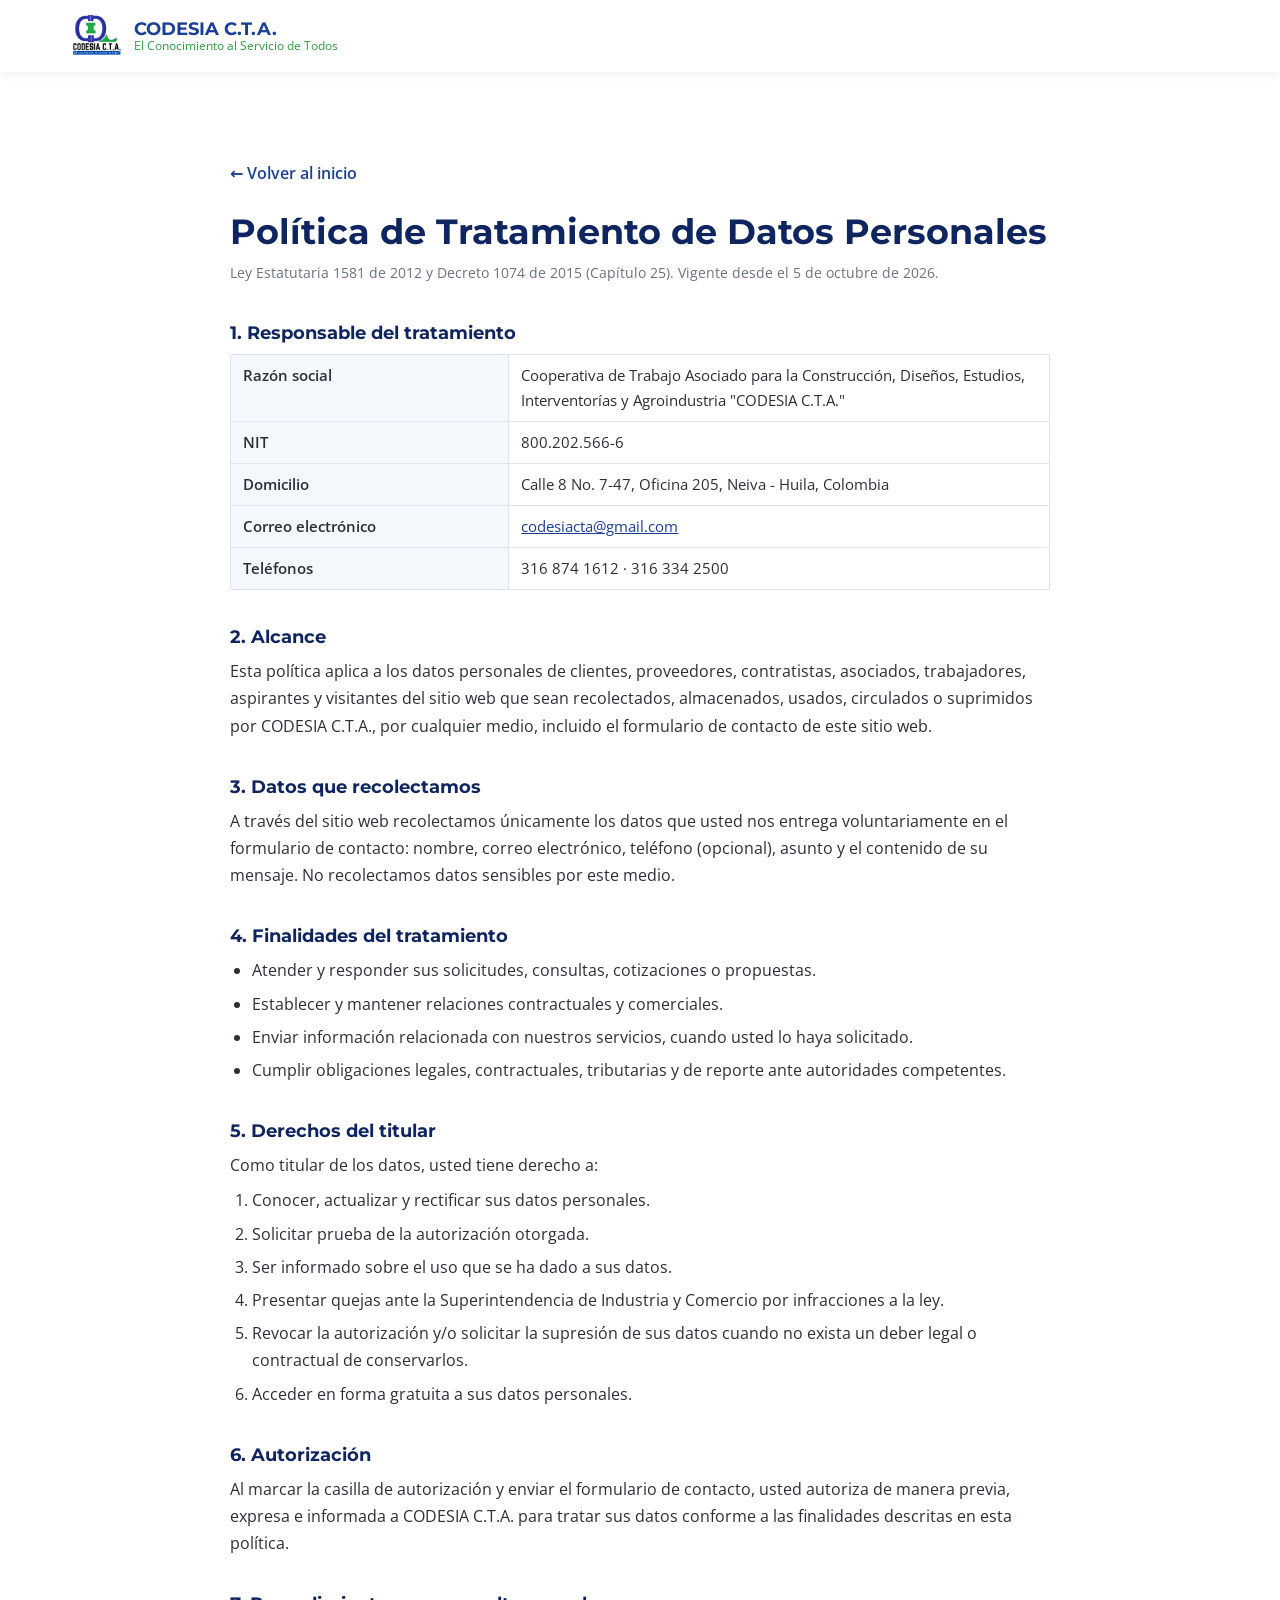
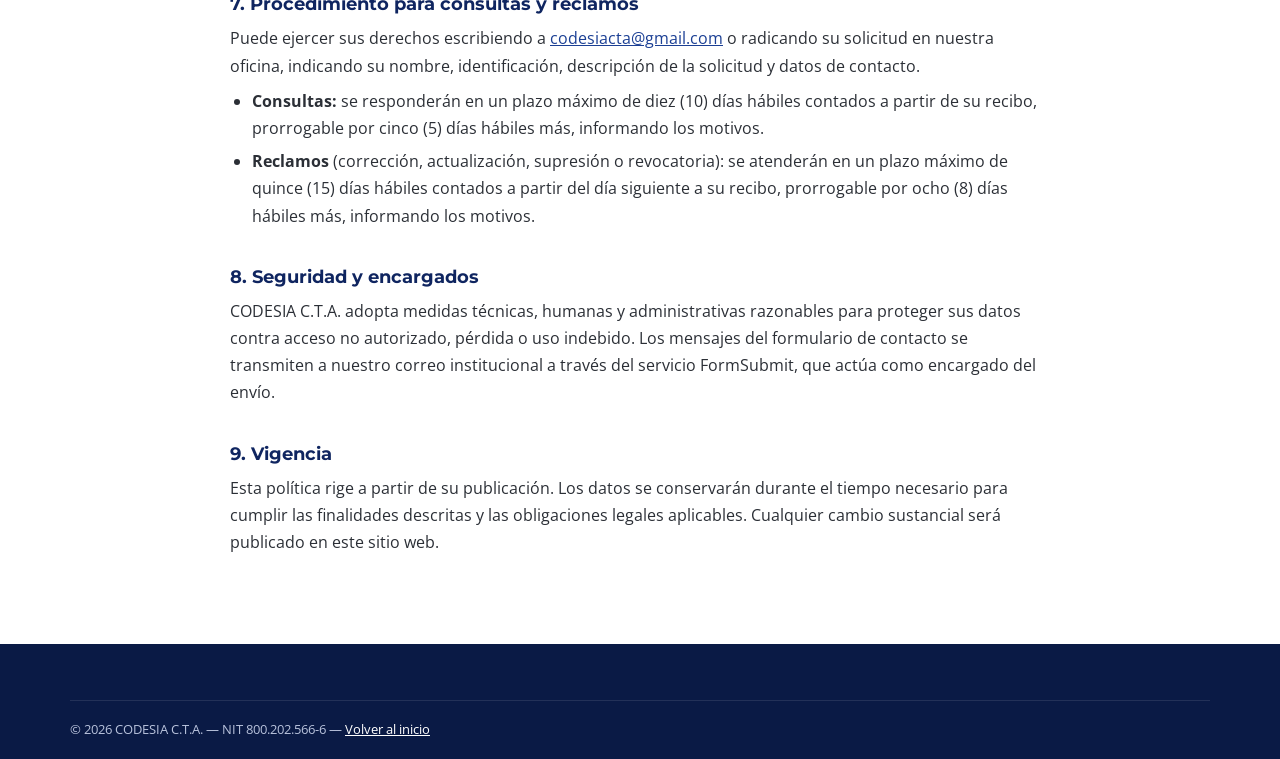
<file: politica-de-datos.html>
<!DOCTYPE html>
<html lang="es">
<head>
  <meta charset="UTF-8">
  <meta name="viewport" content="width=device-width, initial-scale=1.0">
  <title>Política de Tratamiento de Datos Personales | CODESIA C.T.A.</title>
  <meta name="description" content="Política de Tratamiento de Datos Personales de CODESIA C.T.A., conforme a la Ley 1581 de 2012.">
  <link rel="icon" href="img/logo-codesia.png">
  <link rel="preconnect" href="https://fonts.googleapis.com">
  <link rel="preconnect" href="https://fonts.gstatic.com" crossorigin>
  <link href="https://fonts.googleapis.com/css2?family=Montserrat:wght@600;700;800&family=Open+Sans:wght@400;600&display=swap" rel="stylesheet">
  <link rel="stylesheet" href="css/styles.css?v=3">
  <style>
    .policy { max-width: 820px; margin-inline: auto; }
    .policy h1 { font-size: clamp(1.6rem, 4vw, 2.2rem); margin-bottom: 8px; }
    .policy h2 { font-size: 1.15rem; margin: 36px 0 10px; }
    .policy p, .policy li { color: var(--texto); }
    .policy ul, .policy ol { padding-left: 22px; margin-top: 8px; display: grid; gap: 6px; }
    .policy .meta { color: var(--gris); font-size: .9rem; }
    .policy table { width: 100%; border-collapse: collapse; margin-top: 10px; font-size: .92rem; }
    .policy td { border: 1px solid #dfe5ee; padding: 8px 12px; vertical-align: top; }
    .policy td:first-child { font-weight: 600; width: 34%; background: var(--fondo-alt); }
    .back { display: inline-block; margin-bottom: 24px; font-weight: 600; text-decoration: none; }
  </style>
</head>
<body>
  <header class="header">
    <div class="container header__inner">
      <a href="index.html" class="brand">
        <img src="img/logo-codesia.png" alt="Logo CODESIA C.T.A." class="brand__logo">
        <span class="brand__text">
          <strong>CODESIA C.T.A.</strong>
          <small>El Conocimiento al Servicio de Todos</small>
        </span>
      </a>
    </div>
  </header>

  <main class="section">
    <article class="container policy">
      <a class="back" href="index.html">← Volver al inicio</a>
      <h1>Política de Tratamiento de Datos Personales</h1>
      <p class="meta">Ley Estatutaria 1581 de 2012 y Decreto 1074 de 2015 (Capítulo 25). Vigente desde el 5 de octubre de 2026.</p>

      <h2>1. Responsable del tratamiento</h2>
      <table>
        <tr><td>Razón social</td><td>Cooperativa de Trabajo Asociado para la Construcción, Diseños, Estudios, Interventorías y Agroindustria "CODESIA C.T.A."</td></tr>
        <tr><td>NIT</td><td>800.202.566-6</td></tr>
        <tr><td>Domicilio</td><td>Calle 8 No. 7-47, Oficina 205, Neiva - Huila, Colombia</td></tr>
        <tr><td>Correo electrónico</td><td><a href="mailto:codesiacta@gmail.com">codesiacta@gmail.com</a></td></tr>
        <tr><td>Teléfonos</td><td>316 874 1612 · 316 334 2500</td></tr>
      </table>

      <h2>2. Alcance</h2>
      <p>Esta política aplica a los datos personales de clientes, proveedores, contratistas, asociados, trabajadores, aspirantes y visitantes del sitio web que sean recolectados, almacenados, usados, circulados o suprimidos por CODESIA C.T.A., por cualquier medio, incluido el formulario de contacto de este sitio web.</p>

      <h2>3. Datos que recolectamos</h2>
      <p>A través del sitio web recolectamos únicamente los datos que usted nos entrega voluntariamente en el formulario de contacto: nombre, correo electrónico, teléfono (opcional), asunto y el contenido de su mensaje. No recolectamos datos sensibles por este medio.</p>

      <h2>4. Finalidades del tratamiento</h2>
      <ul>
        <li>Atender y responder sus solicitudes, consultas, cotizaciones o propuestas.</li>
        <li>Establecer y mantener relaciones contractuales y comerciales.</li>
        <li>Enviar información relacionada con nuestros servicios, cuando usted lo haya solicitado.</li>
        <li>Cumplir obligaciones legales, contractuales, tributarias y de reporte ante autoridades competentes.</li>
      </ul>

      <h2>5. Derechos del titular</h2>
      <p>Como titular de los datos, usted tiene derecho a:</p>
      <ol>
        <li>Conocer, actualizar y rectificar sus datos personales.</li>
        <li>Solicitar prueba de la autorización otorgada.</li>
        <li>Ser informado sobre el uso que se ha dado a sus datos.</li>
        <li>Presentar quejas ante la Superintendencia de Industria y Comercio por infracciones a la ley.</li>
        <li>Revocar la autorización y/o solicitar la supresión de sus datos cuando no exista un deber legal o contractual de conservarlos.</li>
        <li>Acceder en forma gratuita a sus datos personales.</li>
      </ol>

      <h2>6. Autorización</h2>
      <p>Al marcar la casilla de autorización y enviar el formulario de contacto, usted autoriza de manera previa, expresa e informada a CODESIA C.T.A. para tratar sus datos conforme a las finalidades descritas en esta política.</p>

      <h2>7. Procedimiento para consultas y reclamos</h2>
      <p>Puede ejercer sus derechos escribiendo a <a href="mailto:codesiacta@gmail.com">codesiacta@gmail.com</a> o radicando su solicitud en nuestra oficina, indicando su nombre, identificación, descripción de la solicitud y datos de contacto.</p>
      <ul>
        <li><strong>Consultas:</strong> se responderán en un plazo máximo de diez (10) días hábiles contados a partir de su recibo, prorrogable por cinco (5) días hábiles más, informando los motivos.</li>
        <li><strong>Reclamos</strong> (corrección, actualización, supresión o revocatoria): se atenderán en un plazo máximo de quince (15) días hábiles contados a partir del día siguiente a su recibo, prorrogable por ocho (8) días hábiles más, informando los motivos.</li>
      </ul>

      <h2>8. Seguridad y encargados</h2>
      <p>CODESIA C.T.A. adopta medidas técnicas, humanas y administrativas razonables para proteger sus datos contra acceso no autorizado, pérdida o uso indebido. Los mensajes del formulario de contacto se transmiten a nuestro correo institucional a través del servicio FormSubmit, que actúa como encargado del envío.</p>

      <h2>9. Vigencia</h2>
      <p>Esta política rige a partir de su publicación. Los datos se conservarán durante el tiempo necesario para cumplir las finalidades descritas y las obligaciones legales aplicables. Cualquier cambio sustancial será publicado en este sitio web.</p>
    </article>
  </main>

  <footer class="footer">
    <div class="container footer__bottom">
      <p>© 2026 CODESIA C.T.A. — NIT 800.202.566-6 — <a href="index.html">Volver al inicio</a></p>
    </div>
  </footer>
</body>
</html>
</file>
<file: dashboard/dashboard.css>
/* ===== Dashboard de experiencia · CODESIA C.T.A. ===== */
:root {
  --navy: #0b1d4a;
  --navy-2: #12296a;
  --azul: #1b3f94;
  --azul-suave: #e8eefb;
  --verde: #2e9e3e;
  --verde-vivo: #47c35a;
  --ink: #0f1a33;
  --muted: #5d6779;
  --line: #e4e8f0;
  --bg: #f5f7fb;
  --surface: #ffffff;
  --radius: 16px;
  --shadow: 0 1px 2px rgba(15, 26, 51, .04), 0 8px 24px rgba(15, 26, 51, .06);
  --font-title: "Montserrat", system-ui, sans-serif;
  --font-body: "Open Sans", system-ui, sans-serif;
}

* { box-sizing: border-box; }
html { scroll-behavior: smooth; }
body {
  margin: 0;
  font-family: var(--font-body);
  color: var(--ink);
  background: var(--bg);
  -webkit-font-smoothing: antialiased;
  line-height: 1.5;
}
img { max-width: 100%; display: block; }
a { color: inherit; }
h1, h2, h3 { font-family: var(--font-title); margin: 0; letter-spacing: -.02em; }
.wrap { width: min(1180px, 100% - 32px); margin-inline: auto; }
.center { text-align: center; }

/* ===== Botones ===== */
.btn {
  display: inline-flex; align-items: center; justify-content: center; gap: 8px;
  font: 600 .875rem/1 var(--font-title);
  padding: 11px 18px; border-radius: 999px; border: 1px solid transparent;
  text-decoration: none; cursor: pointer; white-space: nowrap;
  transition: transform .15s, background .15s, border-color .15s, color .15s;
}
.btn:hover { transform: translateY(-1px); }
.btn--lg { padding: 15px 24px; font-size: .95rem; }
.btn--accent { background: var(--verde); color: #fff; }
.btn--accent:hover { background: #268a35; }
.btn--ghost { border-color: var(--line); background: var(--surface); color: var(--ink); }
.btn--ghost:hover { border-color: var(--azul); color: var(--azul); }
.btn--light { background: #fff; color: var(--navy); }
.btn--ghost-light { border-color: rgba(255, 255, 255, .3); color: #fff; background: transparent; }
.btn--ghost-light:hover { border-color: #fff; }

/* ===== Encabezado ===== */
.top {
  position: sticky; top: 0; z-index: 20;
  background: rgba(255, 255, 255, .86);
  backdrop-filter: saturate(1.6) blur(12px);
  -webkit-backdrop-filter: saturate(1.6) blur(12px);
  border-bottom: 1px solid var(--line);
}
.top__inner { display: flex; align-items: center; justify-content: space-between; gap: 12px; height: 64px; }
.brand { display: flex; align-items: center; gap: 10px; text-decoration: none; min-width: 0; }
.brand img { width: 40px; height: 40px; object-fit: contain; }
.brand span { display: flex; flex-direction: column; line-height: 1.15; }
.brand strong { font: 800 .95rem var(--font-title); color: var(--navy); }
.brand small { font-size: .75rem; color: var(--muted); }
.top__actions { display: flex; gap: 8px; }

/* ===== Etiquetas ===== */
.eyebrow {
  margin: 0 0 14px;
  font: 700 .72rem var(--font-title);
  letter-spacing: .16em; text-transform: uppercase;
  color: var(--verde-vivo);
}
.eyebrow--dark { color: var(--verde); }

/* ===== Portada ===== */
.hero {
  position: relative; overflow: hidden;
  color: #fff;
  background:
    radial-gradient(900px 420px at 85% -10%, rgba(71, 195, 90, .22), transparent 60%),
    radial-gradient(700px 500px at 0% 110%, rgba(27, 63, 148, .9), transparent 60%),
    linear-gradient(160deg, var(--navy) 0%, var(--navy-2) 100%);
  padding: clamp(56px, 9vw, 104px) 0 clamp(40px, 6vw, 64px);
}
.hero::before {
  content: ""; position: absolute; inset: 0; pointer-events: none;
  background-image:
    linear-gradient(rgba(255, 255, 255, .05) 1px, transparent 1px),
    linear-gradient(90deg, rgba(255, 255, 255, .05) 1px, transparent 1px);
  background-size: 56px 56px;
  mask-image: linear-gradient(180deg, #000 0%, transparent 85%);
  -webkit-mask-image: linear-gradient(180deg, #000 0%, transparent 85%);
}
.hero .wrap { position: relative; }
.hero h1 { font-size: clamp(2.3rem, 6vw, 4.2rem); font-weight: 800; line-height: 1.02; max-width: 14ch; }
.hero__lead { margin: 18px 0 0; max-width: 46ch; font-size: clamp(1rem, 1.6vw, 1.15rem); color: rgba(255, 255, 255, .78); }

.kpis {
  list-style: none; margin: clamp(40px, 6vw, 64px) 0 0; padding: 0;
  display: grid; grid-template-columns: 1.6fr repeat(3, 1fr);
  border-top: 1px solid rgba(255, 255, 255, .16);
}
.kpi { padding: 24px 24px 0 0; display: flex; flex-direction: column; gap: 6px; }
.kpi + .kpi { padding-left: 24px; border-left: 1px solid rgba(255, 255, 255, .16); }
.kpi strong {
  font: 800 clamp(2.2rem, 4.4vw, 3.4rem)/1 var(--font-title);
  letter-spacing: -.03em; font-variant-numeric: tabular-nums;
}
.kpi--lead strong { font-size: clamp(2.8rem, 6.4vw, 4.8rem); color: var(--verde-vivo); }
.kpi span { font-size: .9rem; color: rgba(255, 255, 255, .72); max-width: 22ch; }

/* ===== Capacidad ===== */
.band { background: var(--surface); border-bottom: 1px solid var(--line); }
.capacidad { display: grid; grid-template-columns: repeat(4, 1fr); }
.cap { padding: 26px 24px; display: flex; flex-direction: column; gap: 4px; }
.cap + .cap { border-left: 1px solid var(--line); }
.cap:first-child { padding-left: 0; }
.cap__label { font: 600 .72rem var(--font-title); letter-spacing: .1em; text-transform: uppercase; color: var(--muted); }
.cap strong { font: 800 1.9rem/1.1 var(--font-title); color: var(--navy); font-variant-numeric: tabular-nums; }
.cap small { font-size: .78rem; color: var(--muted); }

/* ===== Secciones ===== */
.section { padding: clamp(56px, 8vw, 96px) 0; }
.section--tint { background: #eef2f9; }
.section__head { margin-bottom: 28px; }
.section__head h2 { font-size: clamp(1.5rem, 3vw, 2.2rem); font-weight: 800; line-height: 1.15; color: var(--navy); max-width: 26ch; }
.section__sub { margin: 10px 0 0; color: var(--muted); font-size: .95rem; }
.card { background: var(--surface); border: 1px solid var(--line); border-radius: var(--radius); box-shadow: var(--shadow); padding: clamp(20px, 3vw, 32px); }

/* ===== Barras horizontales ===== */
.bars { list-style: none; margin: 0; padding: 0; display: grid; gap: 18px; }
.bar { display: grid; grid-template-columns: minmax(0, 260px) 1fr auto; align-items: center; gap: 18px; cursor: default; }
.bar__name { font: 600 .92rem var(--font-title); color: var(--ink); }
.bar__name small { display: block; font: 400 .78rem var(--font-body); color: var(--muted); margin-top: 2px; }
.bar__track { height: 14px; position: relative; }
.bar__fill {
  position: absolute; inset: 0 auto 0 0; width: 0;
  background: var(--azul); border-radius: 0 4px 4px 0;
  transition: width 1s cubic-bezier(.2, .7, .2, 1);
}
.bar:first-child .bar__fill { background: var(--verde); }
.bar:hover .bar__fill { filter: brightness(1.15); }
.bar__value { font: 700 .95rem var(--font-title); color: var(--ink); font-variant-numeric: tabular-nums; text-align: right; min-width: 92px; }
.bar__value small { display: block; font: 400 .75rem var(--font-body); color: var(--muted); }

.bars--compact { gap: 12px; margin-top: 26px; }
.bars--compact .bar { grid-template-columns: minmax(0, 180px) 1fr auto; gap: 14px; }
.bars--compact .bar__name { font-size: .85rem; }
.bars--compact .bar__track { height: 10px; }
.bars--compact .bar__fill, .bars--compact .bar:first-child .bar__fill { background: var(--azul); }
.bars--compact .bar__value { min-width: 64px; font-size: .85rem; }

/* ===== Proyectos insignia ===== */
.flagships { display: grid; grid-template-columns: 1.4fr 1fr 1fr; grid-template-rows: auto auto; gap: 18px; }
.flag {
  position: relative; overflow: hidden; border-radius: var(--radius);
  min-height: 250px; color: #fff; background: var(--navy);
  box-shadow: var(--shadow);
}
.flag--big { grid-row: span 2; min-height: 520px; }
.flag img { position: absolute; inset: 0; width: 100%; height: 100%; object-fit: cover; transition: transform .6s; }
.flag:hover img { transform: scale(1.04); }
.flag::after {
  content: ""; position: absolute; inset: 0;
  background: linear-gradient(180deg, rgba(11, 29, 74, .05) 15%, rgba(11, 29, 74, .65) 50%, rgba(8, 20, 52, .96) 100%);
}
.flag__body { position: absolute; inset: auto 0 0 0; z-index: 1; padding: 22px; }
.flag__tag { font: 700 .68rem var(--font-title); letter-spacing: .12em; text-transform: uppercase; color: #9be3a6; }
.flag h3 { font-size: 1.12rem; font-weight: 700; line-height: 1.25; margin-top: 6px; }
.flag--big h3 { font-size: clamp(1.4rem, 2.4vw, 1.9rem); }
.flag p { margin: 4px 0 0; font-size: .82rem; color: rgba(255, 255, 255, .75); }
.flag__value { display: block; margin-top: 12px; font: 800 1.6rem/1 var(--font-title); letter-spacing: -.02em; }
.flag--big .flag__value { font-size: clamp(2.2rem, 4vw, 3rem); color: var(--verde-vivo); }
.flag__value small { font-size: .8rem; font-weight: 600; color: rgba(255, 255, 255, .7); letter-spacing: .04em; }

/* ===== Trayectoria y clientes ===== */
.duo { display: grid; grid-template-columns: 1fr 1fr; gap: clamp(28px, 4vw, 48px); align-items: start; }
.duo > div { display: flex; flex-direction: column; height: 100%; }
.duo .card { flex: 1; }

.cols { display: grid; grid-auto-flow: column; grid-auto-columns: 1fr; gap: 12px; align-items: end; height: 300px; padding-top: 28px; border-bottom: 1px solid var(--line); }
.col { height: 100%; display: flex; flex-direction: column; justify-content: flex-end; align-items: center; gap: 8px; cursor: default; }
.col__value { font: 700 .82rem var(--font-title); color: var(--ink); font-variant-numeric: tabular-nums; }
.col__fill { width: min(100%, 44px); height: 0; background: var(--azul); border-radius: 4px 4px 0 0; transition: height 1s cubic-bezier(.2, .7, .2, 1); }
.col.is-peak .col__fill { background: var(--verde); }
.col:hover .col__fill { filter: brightness(1.15); }
.cols__labels { display: grid; grid-auto-flow: column; grid-auto-columns: 1fr; gap: 12px; margin-top: 10px; }
.cols__labels span { text-align: center; font-size: .74rem; color: var(--muted); font-variant-numeric: tabular-nums; }

.split { display: grid; gap: 10px; }
.split__bar { display: flex; height: 12px; gap: 2px; border-radius: 4px; overflow: hidden; }
.split__seg { height: 100%; }
.split__legend { list-style: none; margin: 0; padding: 0; display: flex; flex-wrap: wrap; gap: 6px 18px; font-size: .8rem; color: var(--muted); }
.split__legend li { display: flex; align-items: center; gap: 7px; }
.split__legend i { width: 10px; height: 10px; border-radius: 3px; display: inline-block; }
.split__legend b { color: var(--ink); font-family: var(--font-title); }

/* ===== Presencia ===== */
.section--dark { background: linear-gradient(160deg, var(--navy) 0%, var(--navy-2) 100%); color: #fff; }
.presence { display: grid; grid-template-columns: 1fr 1fr; gap: 40px; align-items: center; }
.presence h2 { font-size: clamp(1.6rem, 3.2vw, 2.4rem); font-weight: 800; line-height: 1.12; }
.presence__panel {
  margin: 26px 0 18px; padding: 16px 18px; border-radius: 12px;
  background: rgba(255, 255, 255, .07); border: 1px solid rgba(255, 255, 255, .12);
  display: flex; flex-direction: column; gap: 2px; min-height: 76px;
}
.presence__panel strong { font: 700 1.1rem var(--font-title); }
.presence__panel span { font-size: .88rem; color: rgba(255, 255, 255, .72); }
.dlist { list-style: none; margin: 0; padding: 0; display: grid; grid-template-columns: 1fr 1fr; gap: 4px 18px; }
.dlist button {
  width: 100%; display: flex; justify-content: space-between; gap: 10px;
  background: none; border: 0; border-bottom: 1px solid rgba(255, 255, 255, .1);
  padding: 9px 2px; color: rgba(255, 255, 255, .82); font: 400 .88rem var(--font-body); cursor: pointer; text-align: left;
}
.dlist button b { font-family: var(--font-title); color: #fff; font-variant-numeric: tabular-nums; }
.dlist button:hover, .dlist button.is-active { color: #fff; border-bottom-color: var(--verde-vivo); }
.presence__map { margin: 0; }
.presence__map svg { width: 100%; max-width: 460px; height: auto; display: block; margin-inline: auto; }
.presence__map path { fill: #1d3778; stroke: var(--navy); stroke-width: .8; stroke-linejoin: round; transition: fill .2s; }
.presence__map path.on { cursor: pointer; }
.presence__map path.on:hover, .presence__map path.on:focus, .presence__map path.is-active { fill: #b8f0c1; outline: none; }

/* ===== Logos ===== */
.section--logos { padding: 56px 0; background: var(--surface); border-top: 1px solid var(--line); }
.logos { display: grid; grid-template-columns: repeat(6, 1fr); gap: 18px 28px; align-items: center; margin-top: 18px; }
.logos img { width: 100%; height: 64px; object-fit: contain; filter: grayscale(1); opacity: .7; transition: filter .2s, opacity .2s; mix-blend-mode: multiply; }
.logos img:hover { filter: none; opacity: 1; }

/* ===== Contacto ===== */
.cta { background: var(--verde); color: #fff; padding: clamp(44px, 6vw, 64px) 0; background: linear-gradient(120deg, #22843a, var(--verde) 60%, #3bb04d); }
.cta__inner { display: flex; align-items: center; justify-content: space-between; gap: 28px; flex-wrap: wrap; }
.cta h2 { font-size: clamp(1.5rem, 3vw, 2.1rem); font-weight: 800; }
.cta p { margin: 6px 0 0; color: rgba(255, 255, 255, .85); }
.cta__actions { display: flex; flex-wrap: wrap; gap: 10px; }
.cta .btn--accent { background: var(--navy); }
.cta .btn--accent:hover { background: #07143a; }

.foot { background: var(--navy); color: rgba(255, 255, 255, .7); font-size: .8rem; padding: 26px 0 30px; }
.foot__inner p { margin: 0; }
.foot__inner strong { color: #fff; }
.foot__note { margin-top: 6px !important; color: rgba(255, 255, 255, .5); }

/* ===== Tooltip ===== */
.tip {
  position: fixed; z-index: 50; pointer-events: none;
  background: var(--navy); color: #fff; border-radius: 10px;
  padding: 10px 12px; font-size: .8rem; line-height: 1.4;
  box-shadow: 0 10px 30px rgba(0, 0, 0, .25); max-width: 260px;
}
.tip b { font-family: var(--font-title); display: block; margin-bottom: 2px; }

/* ===== Responsive ===== */
@media (max-width: 960px) {
  .kpis { grid-template-columns: 1fr 1fr 1fr; }
  .kpi--lead { grid-column: 1 / -1; padding-bottom: 20px; border-bottom: 1px solid rgba(255, 255, 255, .16); }
  .kpi--lead + .kpi { padding-left: 0; border-left: 0; }
  .capacidad { grid-template-columns: 1fr 1fr; }
  .cap:nth-child(3) { border-left: 0; padding-left: 0; }
  .cap:nth-child(n + 3) { border-top: 1px solid var(--line); }
  .flagships { grid-template-columns: 1fr 1fr; }
  .flag--big { grid-column: 1 / -1; grid-row: auto; min-height: 380px; }
  .duo, .presence { grid-template-columns: 1fr; }
  .logos { grid-template-columns: repeat(4, 1fr); }
}
@media (max-width: 600px) {
  .top__actions .btn--ghost { display: none; }
  .brand small { display: none; }
  .kpi { padding-right: 10px; }
  .kpi + .kpi { padding-left: 12px; }
  .kpi:not(.kpi--lead) strong { font-size: 1.9rem; }
  .kpi span { font-size: .8rem; }
  .cap { padding: 20px 14px; }
  .cap:nth-child(odd) { padding-left: 0; }
  .cap strong { font-size: 1.5rem; }
  .bar { grid-template-columns: 1fr auto; gap: 8px 14px; }
  .bar__track { grid-column: 1 / -1; grid-row: 2; }
  .bars--compact .bar { grid-template-columns: 1fr auto; }
  .flagships { grid-template-columns: 1fr; }
  .flag, .flag--big { min-height: 300px; }
  .cols { height: 240px; gap: 6px; }
  .cols__labels { gap: 6px; }
  .cols__labels span { font-size: .66rem; }
  .col__value { font-size: .7rem; }
  .dlist { grid-template-columns: 1fr; }
  .logos { grid-template-columns: repeat(3, 1fr); gap: 14px; }
  .cta__actions .btn { flex: 1 1 calc(50% - 10px); }
}
@media (prefers-reduced-motion: reduce) {
  * { transition: none !important; scroll-behavior: auto !important; }
}
</file>
<file: css/styles.css>
/* ===== Variables (colores tomados del logo CODESIA) ===== */
:root {
  --azul: #1b3f94;
  --azul-oscuro: #0f2560;
  --verde: #2e9e3e;
  --verde-claro: #e9f6eb;
  --texto: #2b2f36;
  --gris: #6b7280;
  --fondo: #ffffff;
  --fondo-alt: #f4f7fb;
  --radio: 12px;
  --sombra: 0 8px 24px rgba(15, 37, 96, 0.12);
}

* { box-sizing: border-box; margin: 0; padding: 0; }
html { scroll-behavior: smooth; scroll-padding-top: 80px; }
body {
  font-family: "Open Sans", system-ui, sans-serif;
  color: var(--texto);
  background: var(--fondo);
  line-height: 1.7;
}
img { max-width: 100%; display: block; }
a { color: var(--azul); }
h1, h2, h3 { font-family: "Montserrat", sans-serif; line-height: 1.2; color: var(--azul-oscuro); }

.container { width: min(1140px, 100% - 32px); margin-inline: auto; }
.center { text-align: center; }
.narrow { max-width: 720px; margin-inline: auto; }

/* ===== Botones ===== */
.btn {
  display: inline-block;
  background: var(--verde);
  color: #fff;
  padding: 12px 28px;
  border-radius: 999px;
  font-weight: 600;
  text-decoration: none;
  border: 2px solid var(--verde);
  cursor: pointer;
  font-size: 1rem;
  transition: transform .2s, background .2s;
}
.btn:hover { transform: translateY(-2px); background: #258533; }
.btn--ghost { background: transparent; border-color: #fff; }
.btn--ghost:hover { background: rgba(255,255,255,.15); }
.btn--small { padding: 6px 18px; color: #fff !important; }

/* ===== Encabezado ===== */
.header {
  position: sticky; top: 0; z-index: 100;
  background: #fff;
  box-shadow: 0 2px 10px rgba(0,0,0,.06);
}
.header__inner { display: flex; align-items: center; justify-content: space-between; height: 72px; }
.brand { display: flex; align-items: center; gap: 12px; text-decoration: none; }
.brand__logo { height: 52px; width: auto; }
.brand__text { display: flex; flex-direction: column; line-height: 1.2; }
.brand__text strong { font-family: "Montserrat", sans-serif; color: var(--azul); font-size: 1.1rem; }
.brand__text small { color: var(--verde); font-size: .78rem; }

.nav { display: flex; align-items: center; gap: 24px; }
.nav a { text-decoration: none; color: var(--texto); font-weight: 600; font-size: .95rem; white-space: nowrap; }
@media (max-width: 1240px) { .nav { gap: 16px; } .nav a { font-size: .9rem; } }
.nav a:hover { color: var(--verde); }
.nav .nav__cifras { color: var(--verde); }
.nav .nav__cifras:hover { color: var(--azul); }

.nav-toggle { display: none; background: none; border: 0; cursor: pointer; padding: 8px; }
.nav-toggle span { display: block; width: 26px; height: 3px; background: var(--azul); margin: 5px 0; border-radius: 2px; transition: .3s; }

/* ===== Hero ===== */
.hero {
  background: linear-gradient(120deg, var(--azul-oscuro) 0%, var(--azul) 100%);
  color: #fff;
  padding: 72px 0 88px;
}
.hero__grid { display: grid; grid-template-columns: 1.1fr 1fr; gap: 56px; align-items: center; }
.hero h1 { color: #fff; font-size: clamp(2rem, 5vw, 3.2rem); margin-bottom: 16px; }
.hero__eyebrow { text-transform: uppercase; letter-spacing: 2px; color: #9be3a6; font-weight: 600; margin-bottom: 8px; }
.hero__lead { font-size: 1.15rem; opacity: .92; margin-bottom: 32px; }
.hero__actions { display: flex; gap: 16px; flex-wrap: wrap; }
.hero__stats { list-style: none; display: flex; gap: 40px; margin-top: 40px; padding-top: 24px; border-top: 1px solid rgba(255,255,255,.2); }
.hero__stats li { font-size: .95rem; opacity: .9; }
.hero__stats strong { display: block; font-family: "Montserrat", sans-serif; font-size: 2.2rem; color: #9be3a6; line-height: 1.1; }
/* Collage de fotos reales */
.hero__media { position: relative; }
.collage {
  display: grid;
  grid-template-columns: 1.6fr 1fr;
  grid-template-rows: 1fr 1fr;
  gap: 12px;
  aspect-ratio: 5 / 4;
}
.collage__main { grid-row: 1 / 3; position: relative; overflow: hidden; border-radius: var(--radio); background: var(--azul-oscuro); }
.collage__side { width: 100%; height: 100%; object-fit: cover; border-radius: var(--radio); }
.collage__main, .collage__side { box-shadow: 0 18px 36px rgba(0,0,0,.3); }
.slides img {
  position: absolute; inset: 0; width: 100%; height: 100%; object-fit: cover;
  opacity: 0; transition: opacity 1.4s ease;
}
.slides img.is-active { opacity: 1; }
.slides__caption {
  position: absolute; left: 0; right: 0; bottom: 0; z-index: 1;
  padding: 36px 16px 12px; color: #fff; font-size: .85rem; font-weight: 600; letter-spacing: .3px;
  background: linear-gradient(transparent, rgba(10,26,69,.85));
}

@media (prefers-reduced-motion: reduce) {
  .slides img { transition: none; }
}

/* ===== Secciones ===== */
.section { padding: 88px 0; }
.section--alt { background: var(--fondo-alt); }
.section--dark { background: var(--azul-oscuro); color: #dfe6f5; }
.section--dark h2 { color: #fff; margin-bottom: 16px; }
.section__title { font-size: clamp(1.7rem, 3.5vw, 2.4rem); margin-bottom: 20px; position: relative; }
.section__title::after { content: ""; display: block; width: 60px; height: 4px; background: var(--verde); border-radius: 2px; margin-top: 12px; }
.section__title.center::after { margin-inline: auto; }
.section__subtitle { color: var(--verde); font-weight: 700; letter-spacing: 2px; text-transform: uppercase; margin-bottom: 12px; }
.section p + p { margin-top: 14px; }
.eyebrow { color: var(--verde); font-weight: 700; text-transform: uppercase; letter-spacing: 1.5px; font-size: .85rem; margin-bottom: 6px; }
.section--dark .eyebrow { color: #9be3a6; }

.split { display: grid; grid-template-columns: 1.1fr 1fr; gap: 56px; align-items: center; }
.split__img { border-radius: var(--radio); box-shadow: var(--sombra); aspect-ratio: 4/3; object-fit: cover; width: 100%; }
.two-col { display: grid; grid-template-columns: 1fr 1fr; gap: 56px; }

/* ===== Tarjetas de servicios ===== */
.cards { display: grid; grid-template-columns: repeat(auto-fit, minmax(240px, 1fr)); gap: 24px; margin-top: 40px; }
.card { background: #fff; border-radius: var(--radio); overflow: hidden; box-shadow: var(--sombra); transition: transform .25s; }
.card:hover { transform: translateY(-6px); }
.card img { aspect-ratio: 16/10; object-fit: cover; width: 100%; }
.card__body { padding: 20px 22px 26px; }
.card h3 { font-size: 1.1rem; margin-bottom: 8px; }
.card p { color: var(--gris); }

.also { margin-top: 36px; color: var(--gris); }

/* ===== Galería de proyectos ===== */
.gallery { display: grid; grid-template-columns: repeat(auto-fill, minmax(220px, 1fr)); gap: 16px; margin-top: 40px; }
.gallery figure { position: relative; border-radius: var(--radio); overflow: hidden; aspect-ratio: 4/3; box-shadow: var(--sombra); }
.gallery img { width: 100%; height: 100%; object-fit: cover; transition: transform .4s; }
.gallery figure:hover img { transform: scale(1.06); }
.gallery figcaption {
  position: absolute; left: 0; right: 0; bottom: 0;
  padding: 28px 14px 10px; color: #fff; font-weight: 600; font-size: .9rem;
  background: linear-gradient(transparent, rgba(10,26,69,.85));
}

.gallery figure { cursor: zoom-in; }
.gallery figure:focus-visible { outline: 3px solid var(--verde); outline-offset: 3px; }

/* ===== Visor de fotos ===== */
.lightbox {
  border: 0; padding: 0; background: transparent; max-width: none; max-height: none;
  width: 100vw; height: 100vh; margin: 0;
}
.lightbox[open] { display: flex; align-items: center; justify-content: center; gap: 12px; }
.lightbox::backdrop { background: rgba(6, 16, 44, .9); }
.lightbox__figure { background: #fff; border-radius: var(--radio); overflow: hidden; max-width: min(860px, 86vw); box-shadow: 0 30px 60px rgba(0,0,0,.4); }
.lightbox__figure img { display: block; width: 100%; max-height: 68vh; object-fit: contain; background: #0a1a45; }
.lightbox__figure figcaption { display: grid; gap: 4px; padding: 16px 20px 18px; }
.lightbox__figure strong { font-family: "Montserrat", sans-serif; color: var(--azul-oscuro); font-size: 1.1rem; }
.lightbox__figure span { color: var(--gris); font-size: .9rem; }
.lightbox__figure a { font-weight: 700; font-size: .88rem; text-decoration: none; margin-top: 4px; }
.lightbox__figure small { color: var(--gris); font-size: .78rem; }
.lightbox__close, .lightbox__nav {
  border: 0; cursor: pointer; color: #fff; background: rgba(255,255,255,.12);
  font-size: 2rem; line-height: 1; border-radius: 50%; width: 52px; height: 52px; flex-shrink: 0;
  transition: background .2s;
}
.lightbox__close:hover, .lightbox__nav:hover { background: var(--verde); }
.lightbox__close { position: fixed; top: 18px; right: 18px; }
@media (max-width: 700px) {
  .lightbox__nav { position: fixed; bottom: 18px; width: 46px; height: 46px; }
  .lightbox__nav--prev { left: 18px; }
  .lightbox__nav--next { right: 18px; }
  .lightbox__figure { max-width: 92vw; }
}

/* ===== Equipo ===== */
/* Panel destacado + panal hexagonal */
.crew { display: grid; grid-template-columns: minmax(300px, 1fr) 1.25fr; gap: 56px; align-items: center; margin-top: 48px; }

.crew__spotlight {
  background: linear-gradient(160deg, var(--azul-oscuro), var(--azul));
  color: #fff; border-radius: 20px; padding: 28px;
  box-shadow: 0 24px 48px rgba(15, 37, 96, .28);
}
.crew__frame { position: relative; margin: 0 14px 28px 0; }
.crew__frame::before {
  content: ""; position: absolute; inset: 14px -14px -14px 14px;
  border: 3px solid var(--verde); border-radius: 14px;
}
.crew__img {
  position: relative; width: 100%; aspect-ratio: 1; object-fit: cover; border-radius: 14px;
  transition: opacity .35s ease, transform .35s ease;
}
.crew__img.is-changing { opacity: 0; transform: scale(.97); }
.crew__info > * { transition: opacity .35s ease; }
.crew__spotlight.is-changing .crew__info > :not(.crew__progress) { opacity: 0; }
.crew__index { font-family: "Montserrat", sans-serif; font-size: .8rem; letter-spacing: 2px; color: #9be3a6; }
.crew__index span { font-size: 1.1rem; font-weight: 800; }
.crew__name { color: #fff; font-size: 1.45rem; margin: 6px 0 4px; }
.crew__role { color: #9be3a6; font-weight: 600; }
.crew__detail { color: #c9d4ee; font-size: .9rem; margin-top: 2px !important; min-height: 1.5em; }
.crew__mail {
  display: inline-block; margin-top: 14px; padding: 8px 18px; border-radius: 999px;
  border: 2px solid rgba(255,255,255,.5); color: #fff; text-decoration: none; font-weight: 600; font-size: .9rem;
}
.crew__mail:hover { background: #fff; color: var(--azul-oscuro); }
.crew__mail[hidden] { display: none; }
.crew__progress { height: 3px; background: rgba(255,255,255,.15); border-radius: 2px; margin-top: 22px; overflow: hidden; }
.crew__progress span { display: block; height: 100%; width: 0; background: var(--verde); }

.crew__hive { --hex-w: min(140px, 10.5vw); --hex-h: calc(var(--hex-w) * 1.1547); padding: 20px 0; }
.hive-row { display: flex; justify-content: center; gap: 10px; }
.hive-row + .hive-row { margin-top: calc(var(--hex-h) * -0.25 + 10px); }
.hex {
  width: var(--hex-w); height: var(--hex-h); padding: 4px; border: 0; cursor: pointer;
  background: #dfe6f1;
  clip-path: polygon(50% 0, 100% 25%, 100% 75%, 50% 100%, 0 75%, 0 25%);
  transition: transform .3s ease, background .3s ease, filter .3s ease;
  filter: grayscale(.55);
}
.hex img { width: 100%; height: 100%; object-fit: cover; clip-path: inherit; display: block; }
.hex:hover, .hex:focus-visible { transform: scale(1.08); filter: none; background: var(--azul); outline: none; }
.hex.is-active { background: var(--verde); filter: none; transform: scale(1.1); }
.team__more-title { margin-top: 56px; font-size: 1.2rem; }
.team__list { list-style: none; display: grid; grid-template-columns: repeat(auto-fit, minmax(260px, 1fr)); gap: 12px; margin-top: 20px; }
.team__list li { background: var(--fondo-alt); border-left: 4px solid var(--verde); border-radius: 8px; padding: 12px 16px; font-size: .88rem; color: var(--gris); }
.team__list strong { display: block; color: var(--azul-oscuro); font-size: .92rem; }
.section__title--mt { margin-top: 36px; }

/* ===== Documentos RTE ===== */
.docs { display: flex; flex-wrap: wrap; gap: 16px; justify-content: center; margin-top: 36px; }
.doc {
  padding: 14px 24px; border: 2px solid var(--azul); border-radius: var(--radio);
  text-decoration: none; font-weight: 600; color: var(--azul); transition: .2s;
}
.doc:hover { background: var(--azul); color: #fff; }
.doc--disabled { opacity: .45; pointer-events: none; }

/* ===== Experiencia ===== */
.rup {
  display: grid; grid-template-columns: repeat(4, 1fr); gap: 1px;
  margin-top: 32px; border-radius: var(--radio); overflow: hidden;
  background: rgba(255,255,255,.12);
  box-shadow: 0 16px 36px rgba(15,37,96,.18);
}
.rup__stat { background: linear-gradient(160deg, var(--azul-oscuro), var(--azul)); color: #dfe6f5; padding: 22px 18px; text-align: center; }
.rup__stat strong { display: block; font-family: "Montserrat", sans-serif; font-size: 2rem; color: #9be3a6; line-height: 1.1; }
.rup__stat span { font-size: .85rem; }
.rup__note { grid-column: 1 / -1; background: var(--azul-oscuro); color: #b9c3dc; font-size: .8rem; text-align: center; padding: 10px 16px; }
@media (max-width: 700px) { .rup { grid-template-columns: repeat(2, 1fr); } .rup__stat strong { font-size: 1.6rem; } }
.xp-tabs { display: flex; flex-wrap: wrap; justify-content: center; gap: 8px; margin-top: 32px; }
.xp-tab {
  font: inherit; font-size: .88rem; font-weight: 600; cursor: pointer;
  padding: 8px 18px; border-radius: 999px;
  border: 1.5px solid #cfd8e6; background: #fff; color: var(--azul-oscuro);
  transition: background .2s, color .2s, border-color .2s;
}
.xp-tab:hover { border-color: var(--azul); }
.xp-tab.is-active { background: var(--azul-oscuro); border-color: var(--azul-oscuro); color: #fff; }
.xp-grid { display: grid; grid-template-columns: repeat(auto-fill, minmax(300px, 1fr)); gap: 18px; margin-top: 32px; }
.xp {
  background: #fff; border-radius: var(--radio); padding: 20px 22px 18px;
  border-left: 4px solid var(--verde); box-shadow: 0 6px 18px rgba(15,37,96,.07);
  display: flex; flex-direction: column; gap: 8px;
  animation: xpIn .35s ease both;
}
.xp[hidden] { display: none; }
.xp__tag { align-self: flex-start; font-size: .7rem; font-weight: 700; letter-spacing: 1px; text-transform: uppercase; color: var(--verde); background: var(--verde-claro); padding: 3px 10px; border-radius: 999px; }
.xp h3 { font-size: .98rem; line-height: 1.4; color: var(--azul-oscuro); flex: 1; }
.xp__client { font-weight: 700; font-size: .88rem; color: var(--texto); padding-top: 10px; border-top: 1px solid #edf1f6; }
.xp__client::before { content: "Contratante · "; font-weight: 400; color: var(--gris); }
.xp__place { font-size: .84rem; color: var(--gris); margin-top: 0 !important; }
.xp__place::before { content: "📍 "; }
.xp-more { margin-top: 36px; }
@keyframes xpIn { from { opacity: 0; transform: translateY(8px); } to { opacity: 1; transform: none; } }

/* ===== Presencia en Colombia (mapa) ===== */
.mapa { display: grid; grid-template-columns: 1fr 1fr; gap: 48px; align-items: center; }
.mapa__figure { margin: 0; }
.mapa__svg { width: 100%; max-width: 440px; height: auto; display: block; margin-inline: auto; }
.dpto { fill: #233c78; stroke: #0f2560; stroke-width: .8; stroke-linejoin: round; }
.dpto--on { fill: #2e9e3e; cursor: pointer; transition: fill .2s; }
.dpto--on:hover, .dpto--on:focus, .dpto--on.is-active { fill: #9be3a6; outline: none; }
.dpto--home { fill: #3fbf52; }
.mapa__panel {
  margin-top: 24px; padding: 18px 20px; border-radius: var(--radio);
  background: rgba(255,255,255,.07); border-left: 4px solid var(--verde);
  min-height: 112px;
}
.mapa__panel strong { font-family: "Montserrat", sans-serif; color: #fff; font-size: 1.15rem; }
.mapa__panel p { margin-top: 6px !important; font-size: .92rem; }
.mapa__lista { list-style: none; display: flex; flex-wrap: wrap; gap: 8px; margin-top: 18px; }
.mapa__lista button {
  font: inherit; font-size: .8rem; cursor: pointer; color: #dfe6f5;
  background: transparent; border: 1px solid rgba(255,255,255,.25); border-radius: 999px; padding: 5px 12px;
}
.mapa__lista button:hover, .mapa__lista button.is-active { background: var(--verde); border-color: var(--verde); color: #fff; }

/* ===== Clientes: cintas de logos en movimiento ===== */
.marquee {
  display: flex; overflow: hidden; margin-top: 28px;
  -webkit-mask-image: linear-gradient(90deg, transparent, #000 8%, #000 92%, transparent);
          mask-image: linear-gradient(90deg, transparent, #000 8%, #000 92%, transparent);
}
.marquee + .marquee { margin-top: 18px; }
.marquee__track { display: flex; align-items: center; gap: 22px; padding-right: 22px; flex-shrink: 0; animation: marquee 50s linear infinite; }
.marquee--reverse .marquee__track { animation-direction: reverse; animation-duration: 56s; }
.marquee:hover .marquee__track { animation-play-state: paused; }
.marquee img {
  height: 84px; width: auto; max-width: 230px; object-fit: contain;
  background: #fff; border: 1px solid #e8edf4; border-radius: 12px; padding: 12px 18px;
  filter: grayscale(.35); transition: filter .2s, transform .2s;
}
.marquee img:hover { filter: none; transform: translateY(-3px); }
@keyframes marquee { to { transform: translateX(-100%); } }
@media (prefers-reduced-motion: reduce) {
  .marquee { flex-wrap: wrap; justify-content: center; -webkit-mask-image: none; mask-image: none; }
  .marquee__track { animation: none; flex-wrap: wrap; justify-content: center; }
  .marquee__track[aria-hidden="true"] { display: none; }
  .xp { animation: none; }
}

/* ===== Contacto ===== */
.contact-list { list-style: none; margin-top: 24px; }
.contact-list li { padding: 8px 0; border-bottom: 1px solid #e3e8f0; }
.form { background: #fff; padding: 32px; border-radius: var(--radio); box-shadow: var(--sombra); display: grid; gap: 16px; }
.form label { display: grid; gap: 6px; font-weight: 600; font-size: .9rem; }
.form input, .form textarea {
  font: inherit; padding: 12px 14px; border: 1px solid #cfd6e2; border-radius: 8px; width: 100%;
}
.form input:focus, .form textarea:focus { outline: 2px solid var(--verde); border-color: transparent; }
.form__note { font-size: .8rem; color: var(--gris); }
.form__ok { background: var(--verde-claro); color: #1f6b2a; border-radius: 8px; padding: 12px 14px; font-weight: 600; }
.form__honey { position: absolute; left: -9999px; }
.form__check { display: flex !important; grid-template-columns: none; align-items: flex-start; gap: 10px !important; font-weight: 400 !important; font-size: .82rem !important; color: var(--gris); line-height: 1.5; }
.form__check input { width: 18px; height: 18px; margin-top: 2px; flex-shrink: 0; accent-color: var(--verde); }

/* ===== Pie ===== */
.footer { background: #0a1a45; color: #b9c3dc; padding: 56px 0 0; font-size: .88rem; }
.footer a { color: #fff; }
.footer__inner { display: flex; justify-content: space-between; flex-wrap: wrap; gap: 8px; }
.footer__grid { display: grid; grid-template-columns: 1.3fr 1fr 1fr; gap: 40px; padding-bottom: 36px; }
.footer h4 { color: #fff; font-family: "Montserrat", sans-serif; font-size: .95rem; margin-bottom: 14px; }
.footer ul { list-style: none; display: grid; gap: 8px; }
.footer strong { color: #e3e8f4; }
.footer__logo { background: #fff; border-radius: 10px; padding: 6px; width: 64px; height: auto; margin-bottom: 14px; }
.footer__legal-name { line-height: 1.5; }
.footer__motto { color: #9be3a6; font-style: italic; margin-top: 8px; }
.footer__bottom { border-top: 1px solid rgba(255,255,255,.1); padding: 18px 0; font-size: .8rem; }

/* ===== WhatsApp flotante ===== */
.wa-float {
  position: fixed; right: 20px; bottom: 20px; z-index: 200;
  display: flex; align-items: center; gap: 8px;
  background: #25d366; color: #fff; text-decoration: none; font-weight: 700;
  padding: 12px 18px 12px 14px; border-radius: 999px;
  box-shadow: 0 10px 24px rgba(0,0,0,.25);
  transition: transform .2s;
}
.wa-float:hover { transform: translateY(-3px); }
.wa-float svg { width: 26px; height: 26px; }
@media (max-width: 600px) {
  .wa-float { padding: 14px; right: 16px; bottom: 16px; }
  .wa-float span { display: none; }
  .marquee img { height: 64px; padding: 8px 12px; }
  .xp-grid { grid-template-columns: 1fr; }
  .xp-tab { font-size: .8rem; padding: 7px 14px; }
}

/* ===== Responsive ===== */
/* El menú completo no cabe junto al logo por debajo de ~1100px: pasa a hamburguesa */
@media (max-width: 1100px) {
  .nav-toggle { display: block; }
  .nav {
    position: absolute; top: 72px; left: 0; right: 0;
    flex-direction: column; gap: 0; background: #fff;
    box-shadow: 0 8px 16px rgba(0,0,0,.08);
    max-height: 0; overflow: hidden; transition: max-height .3s;
  }
  .nav.open { max-height: 640px; }
  .nav a { padding: 14px; width: 100%; text-align: center; font-size: .95rem; }
  .nav .btn--small { width: auto; margin: 10px 0 16px; }
}
@media (max-width: 860px) {
  .split, .two-col, .hero__grid, .crew, .footer__grid, .mapa { grid-template-columns: 1fr; gap: 32px; }
  .mapa__svg { max-width: 340px; }
  .crew__hive { --hex-w: min(84px, 22vw); padding: 0; }
  .hive-row { gap: 6px; }
  .hive-row + .hive-row { margin-top: calc(var(--hex-h) * -0.25 + 6px); }
  .hero { padding: 48px 0 56px; }
  .section { padding: 64px 0; }
  .brand__text small { display: none; }
}
</file>
